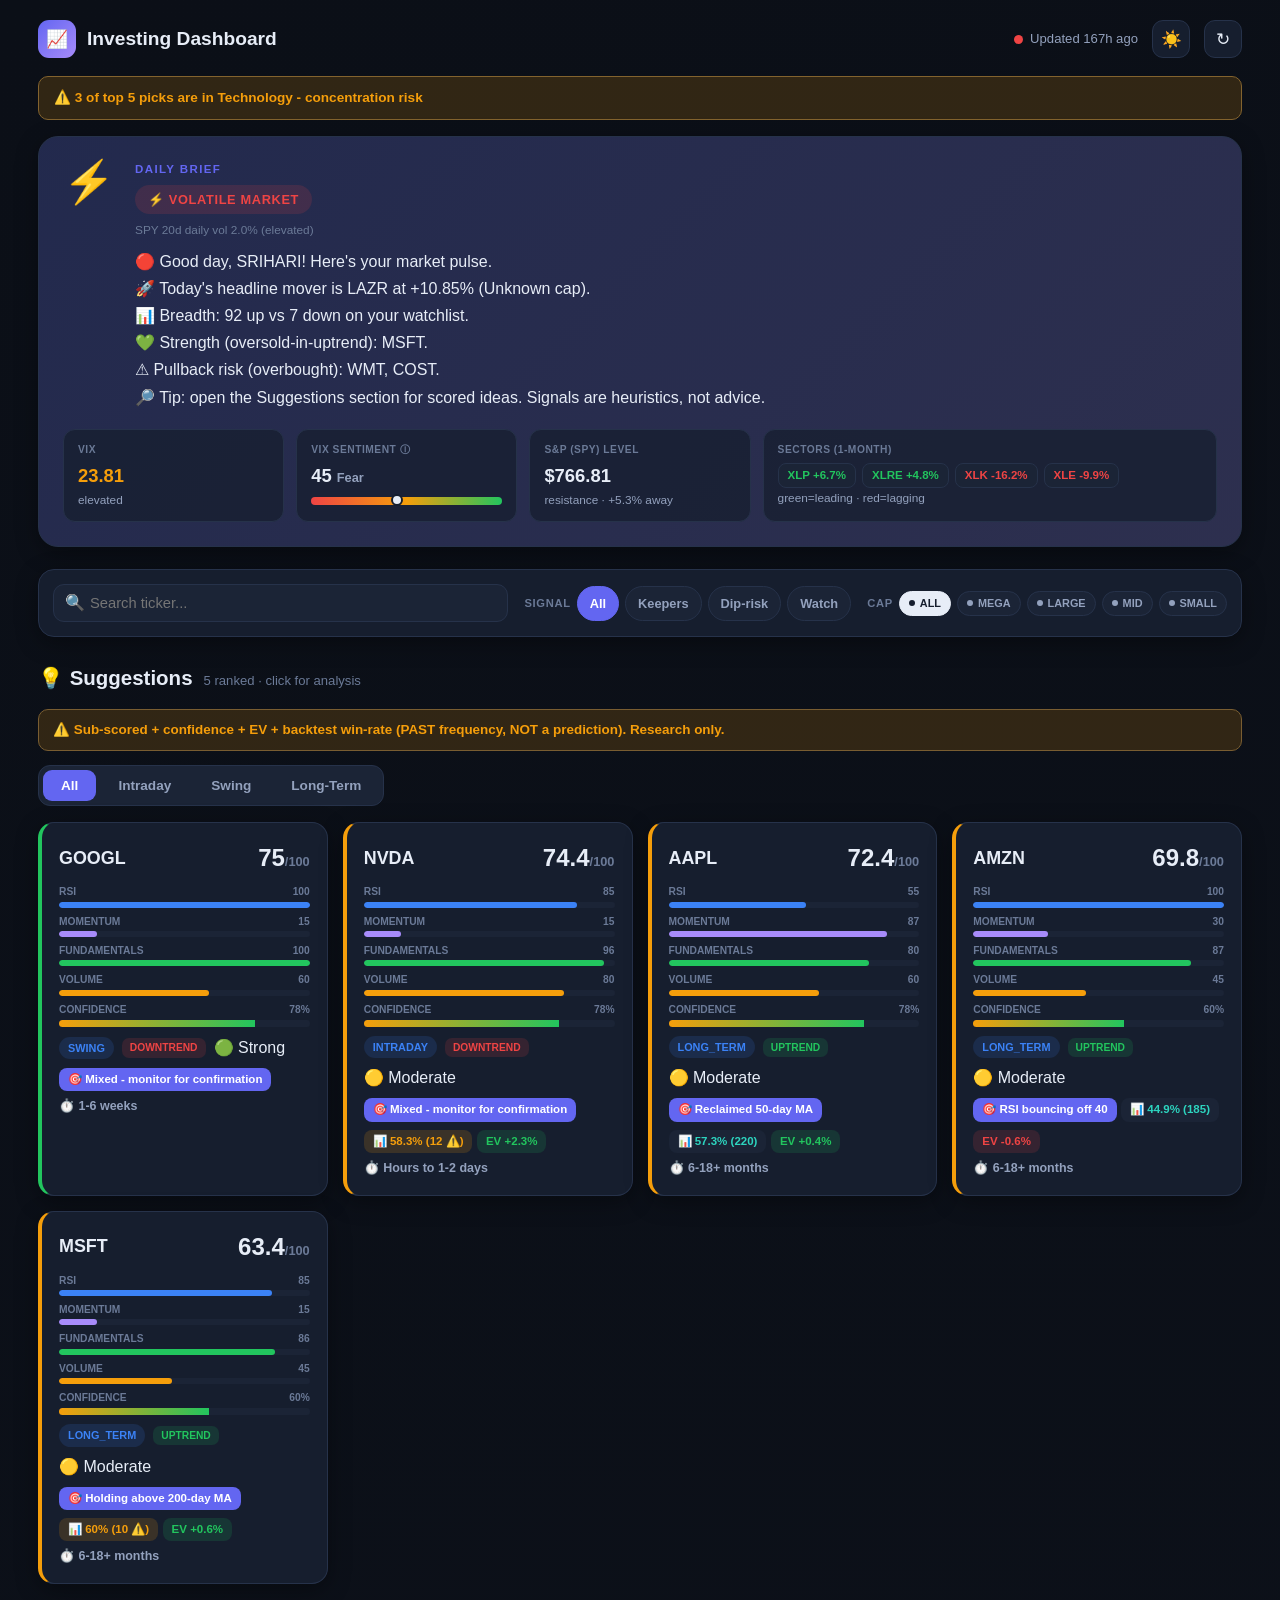
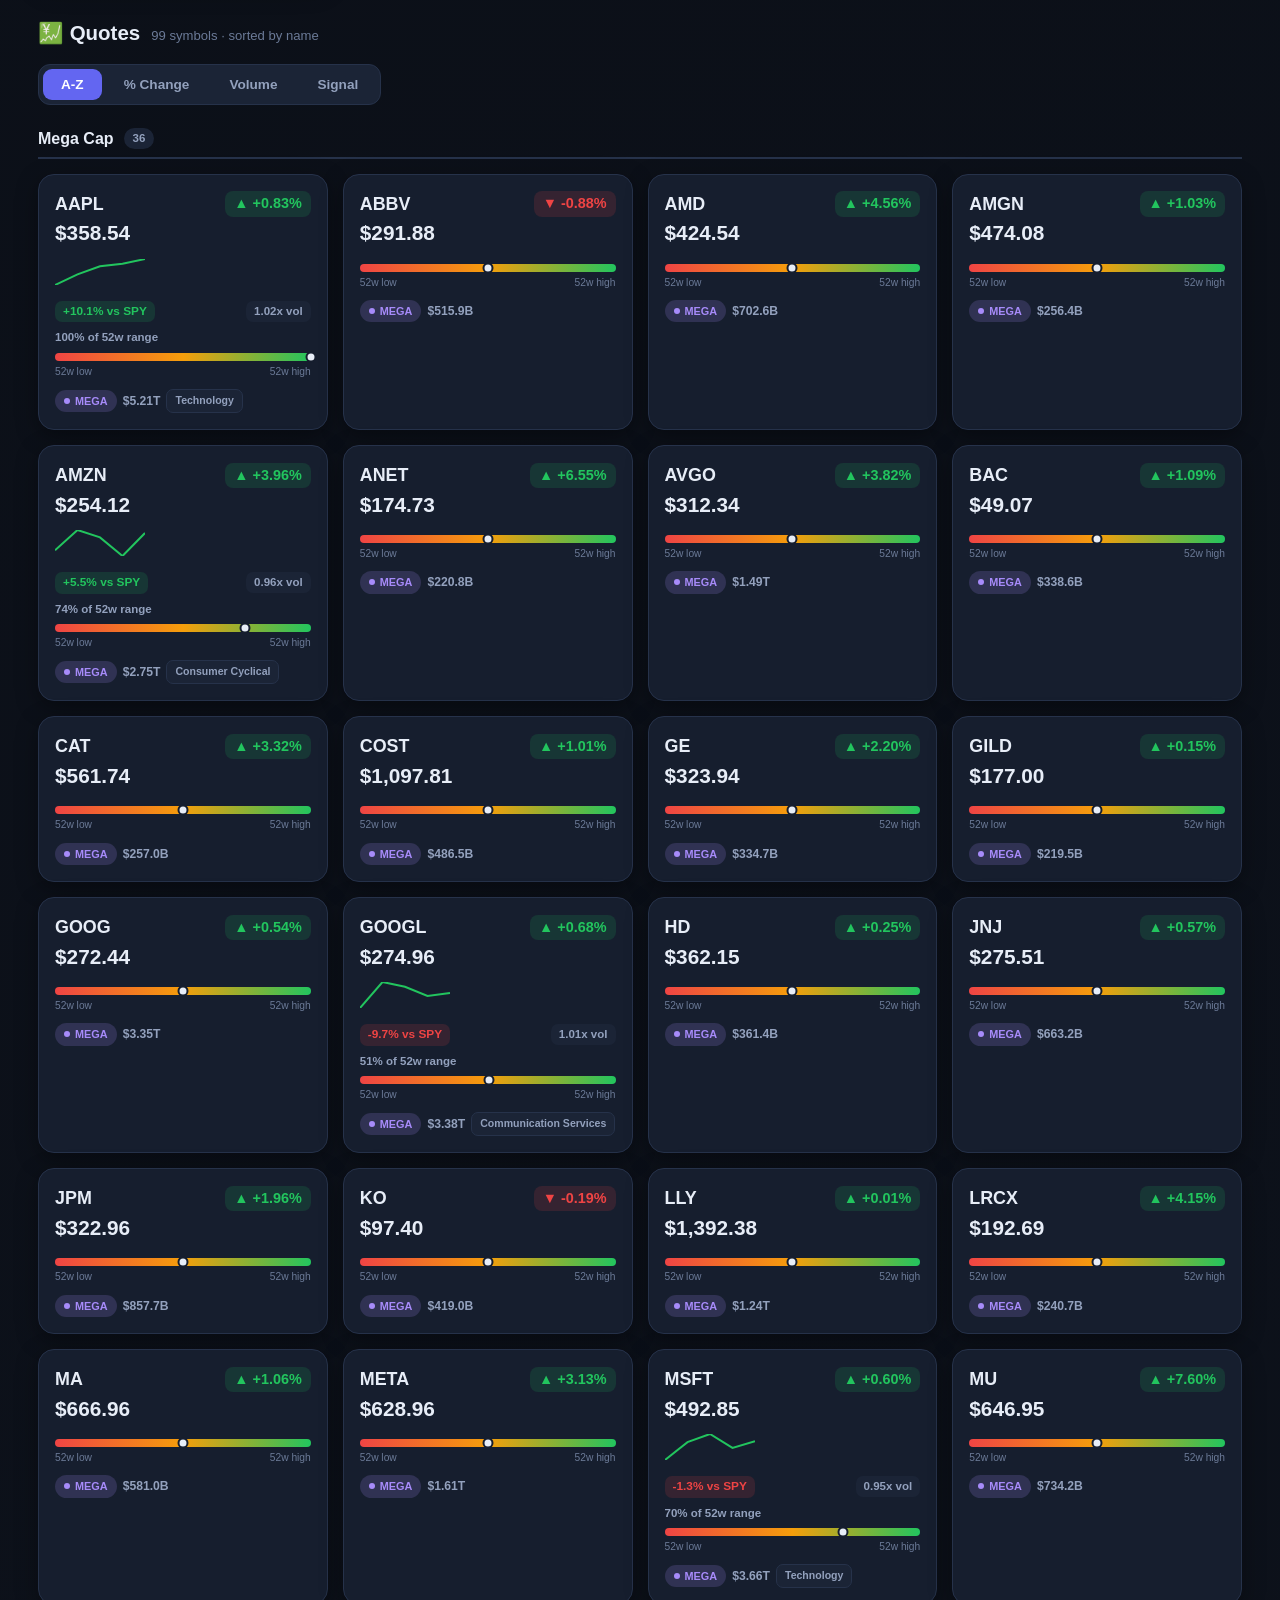
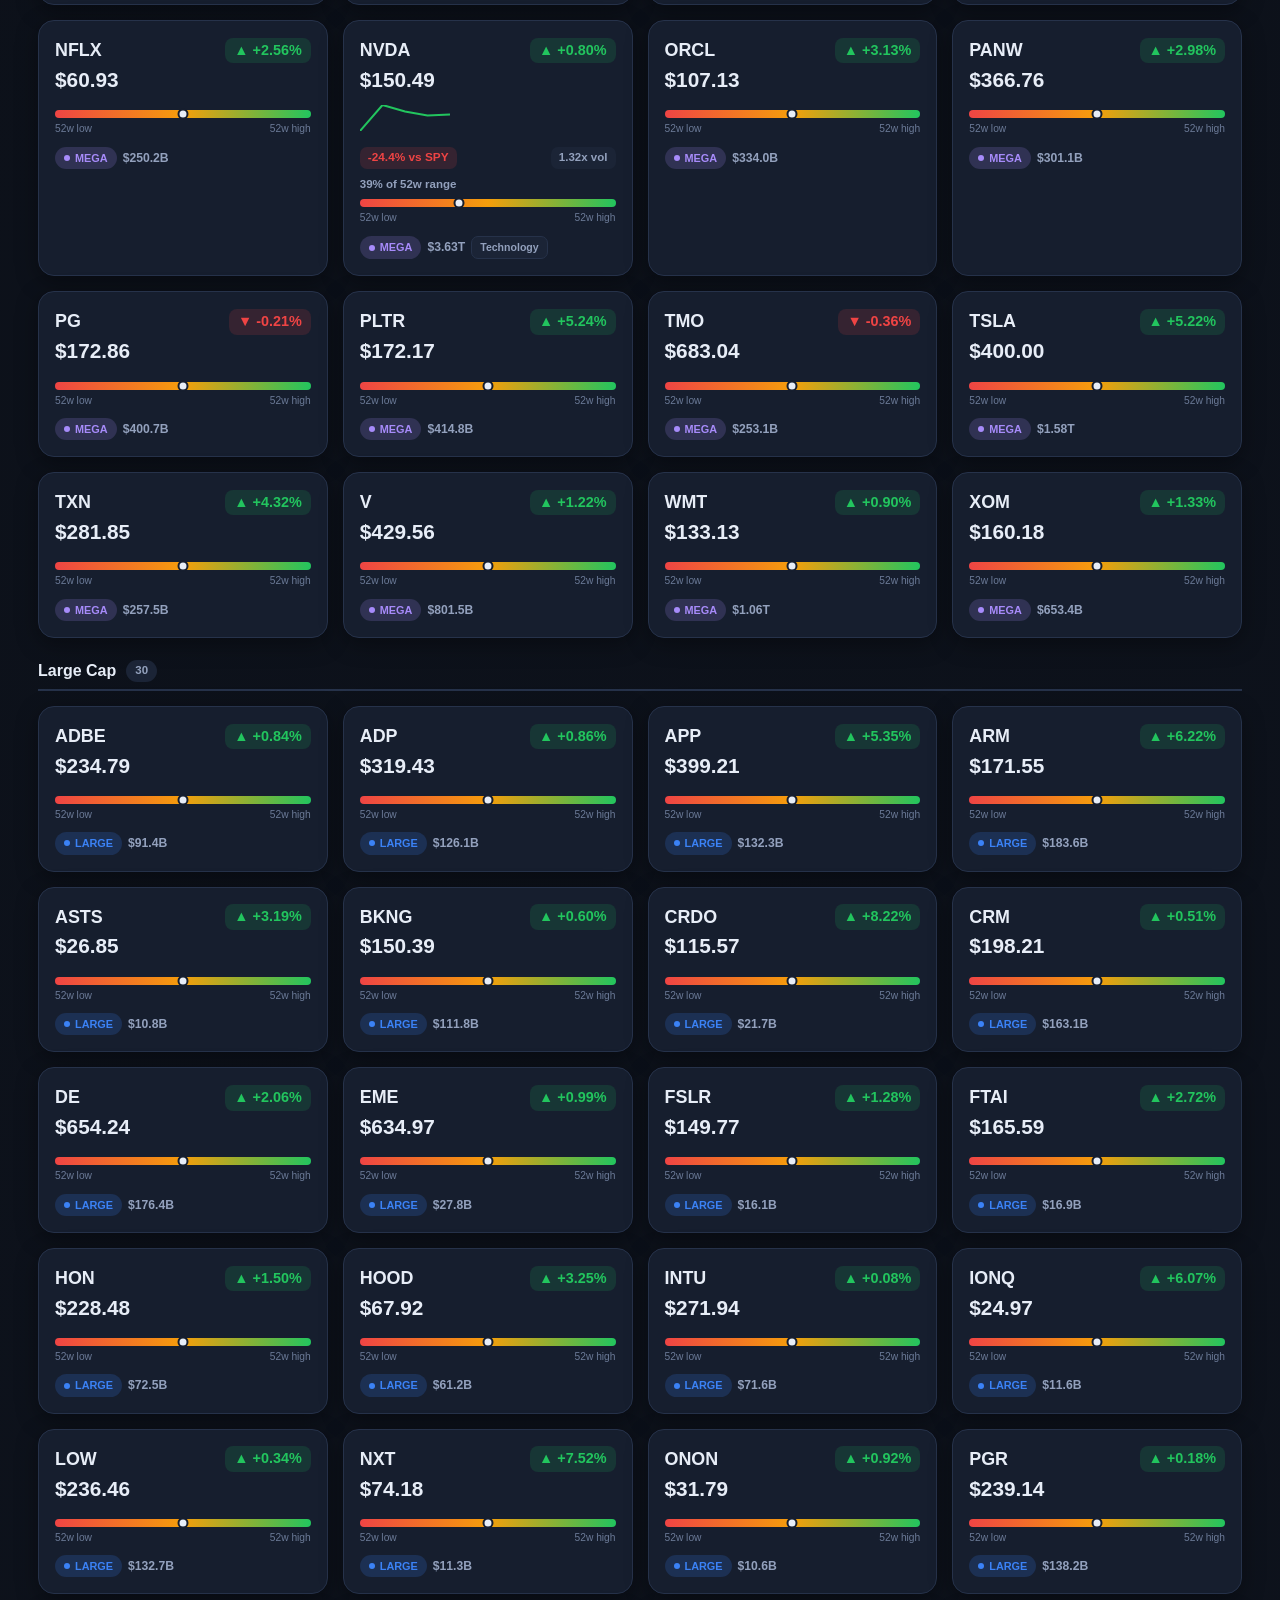
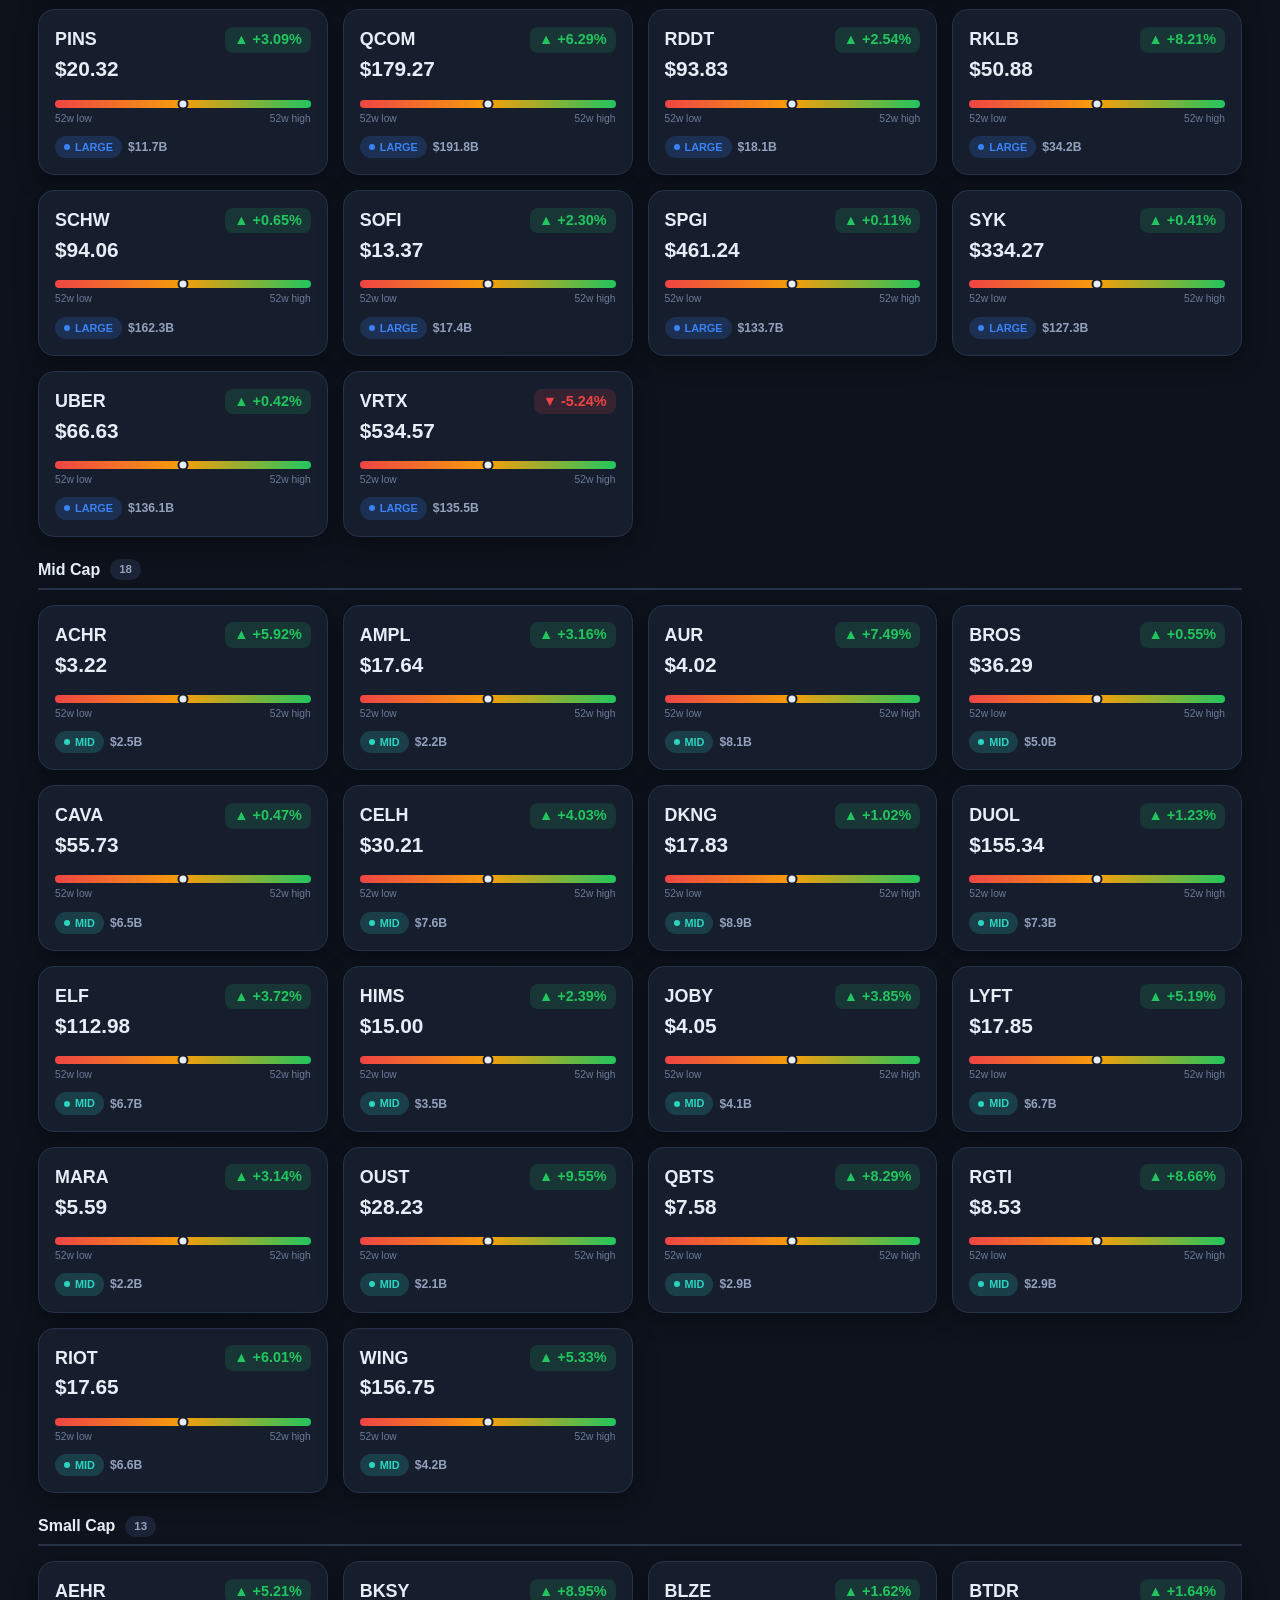
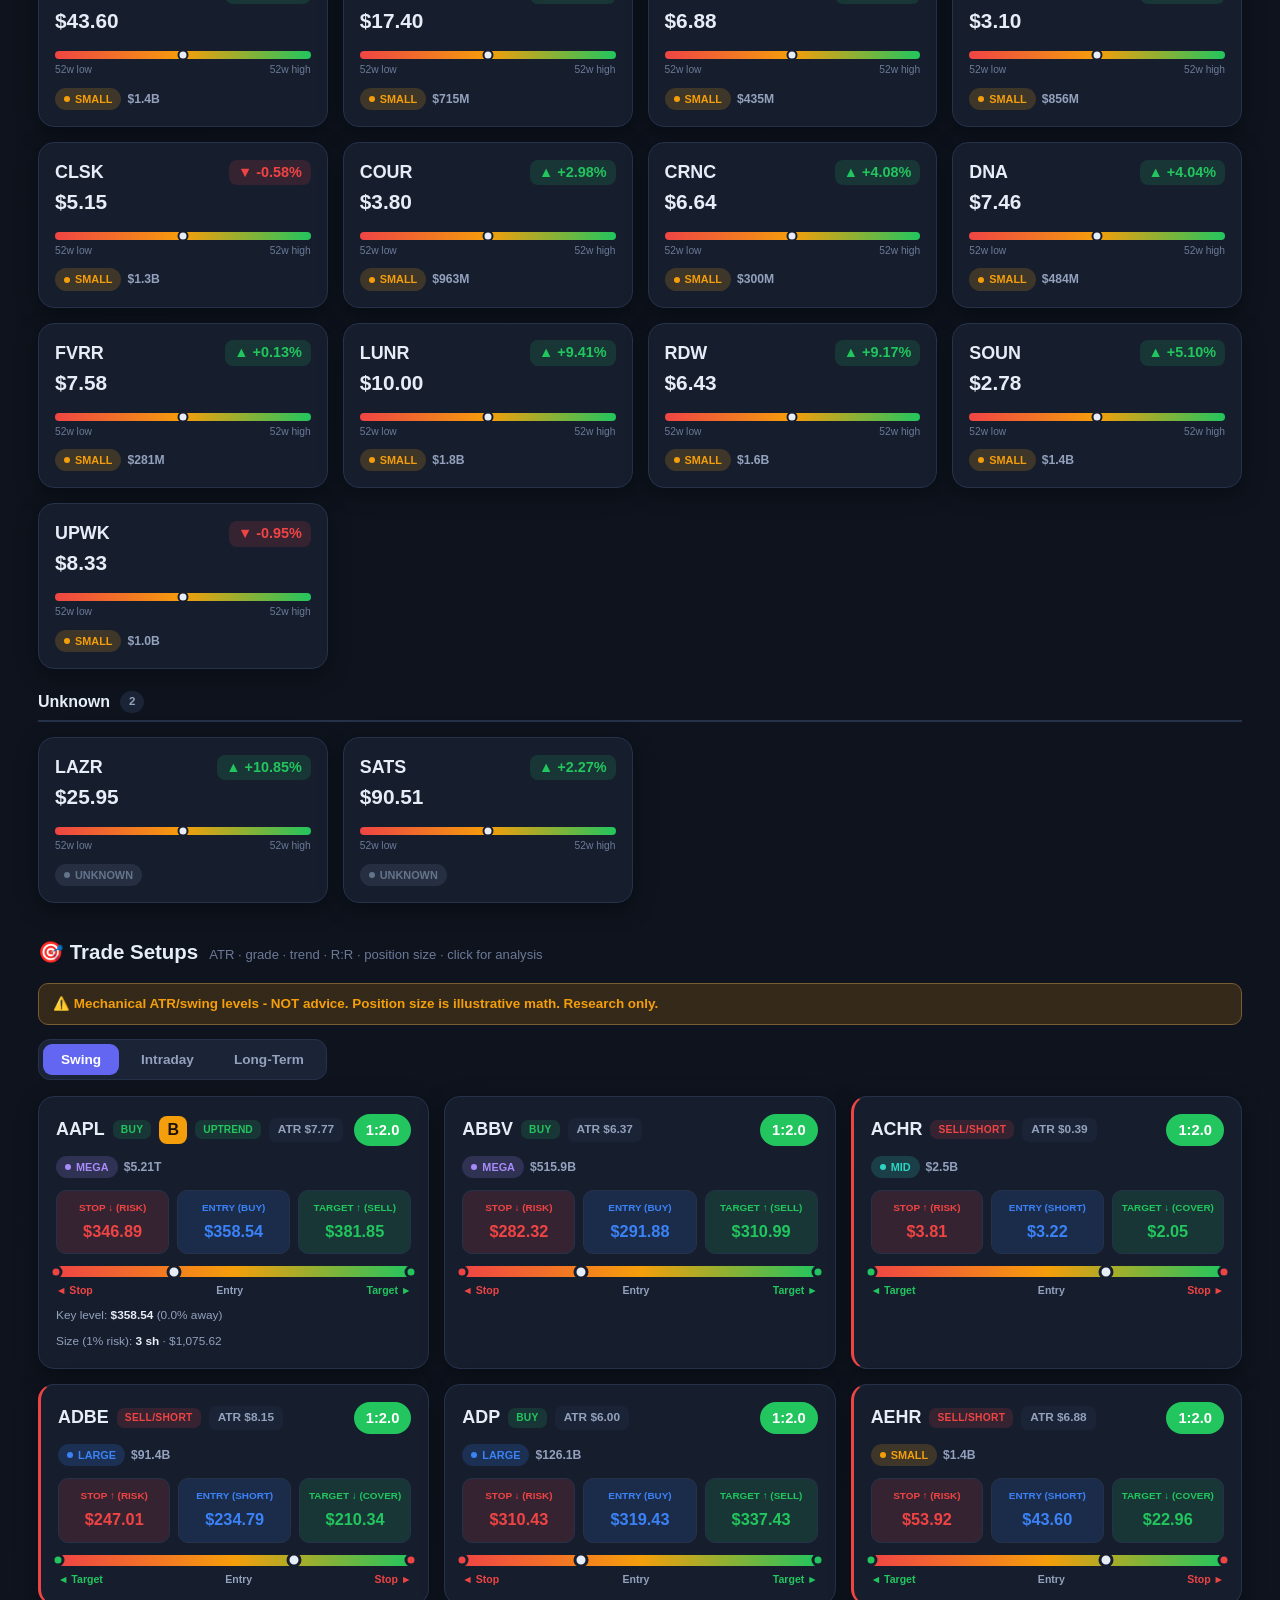
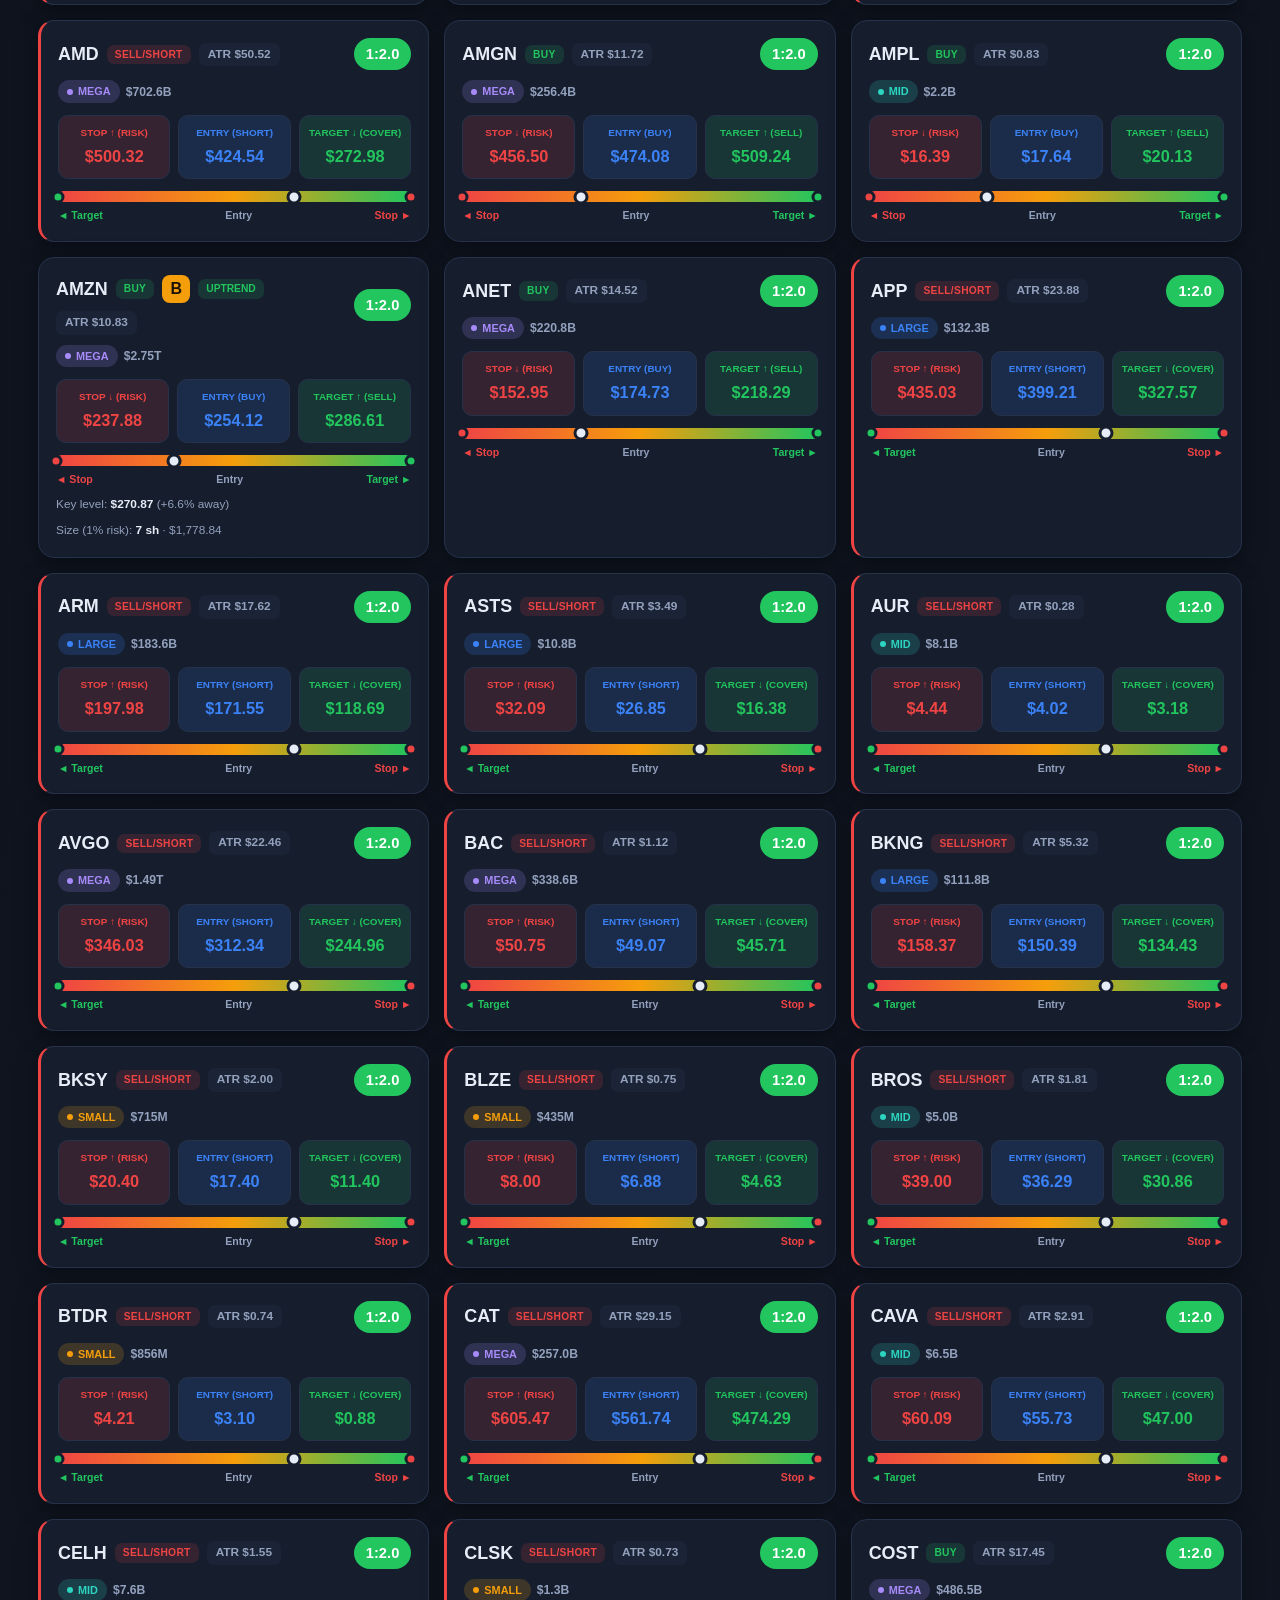
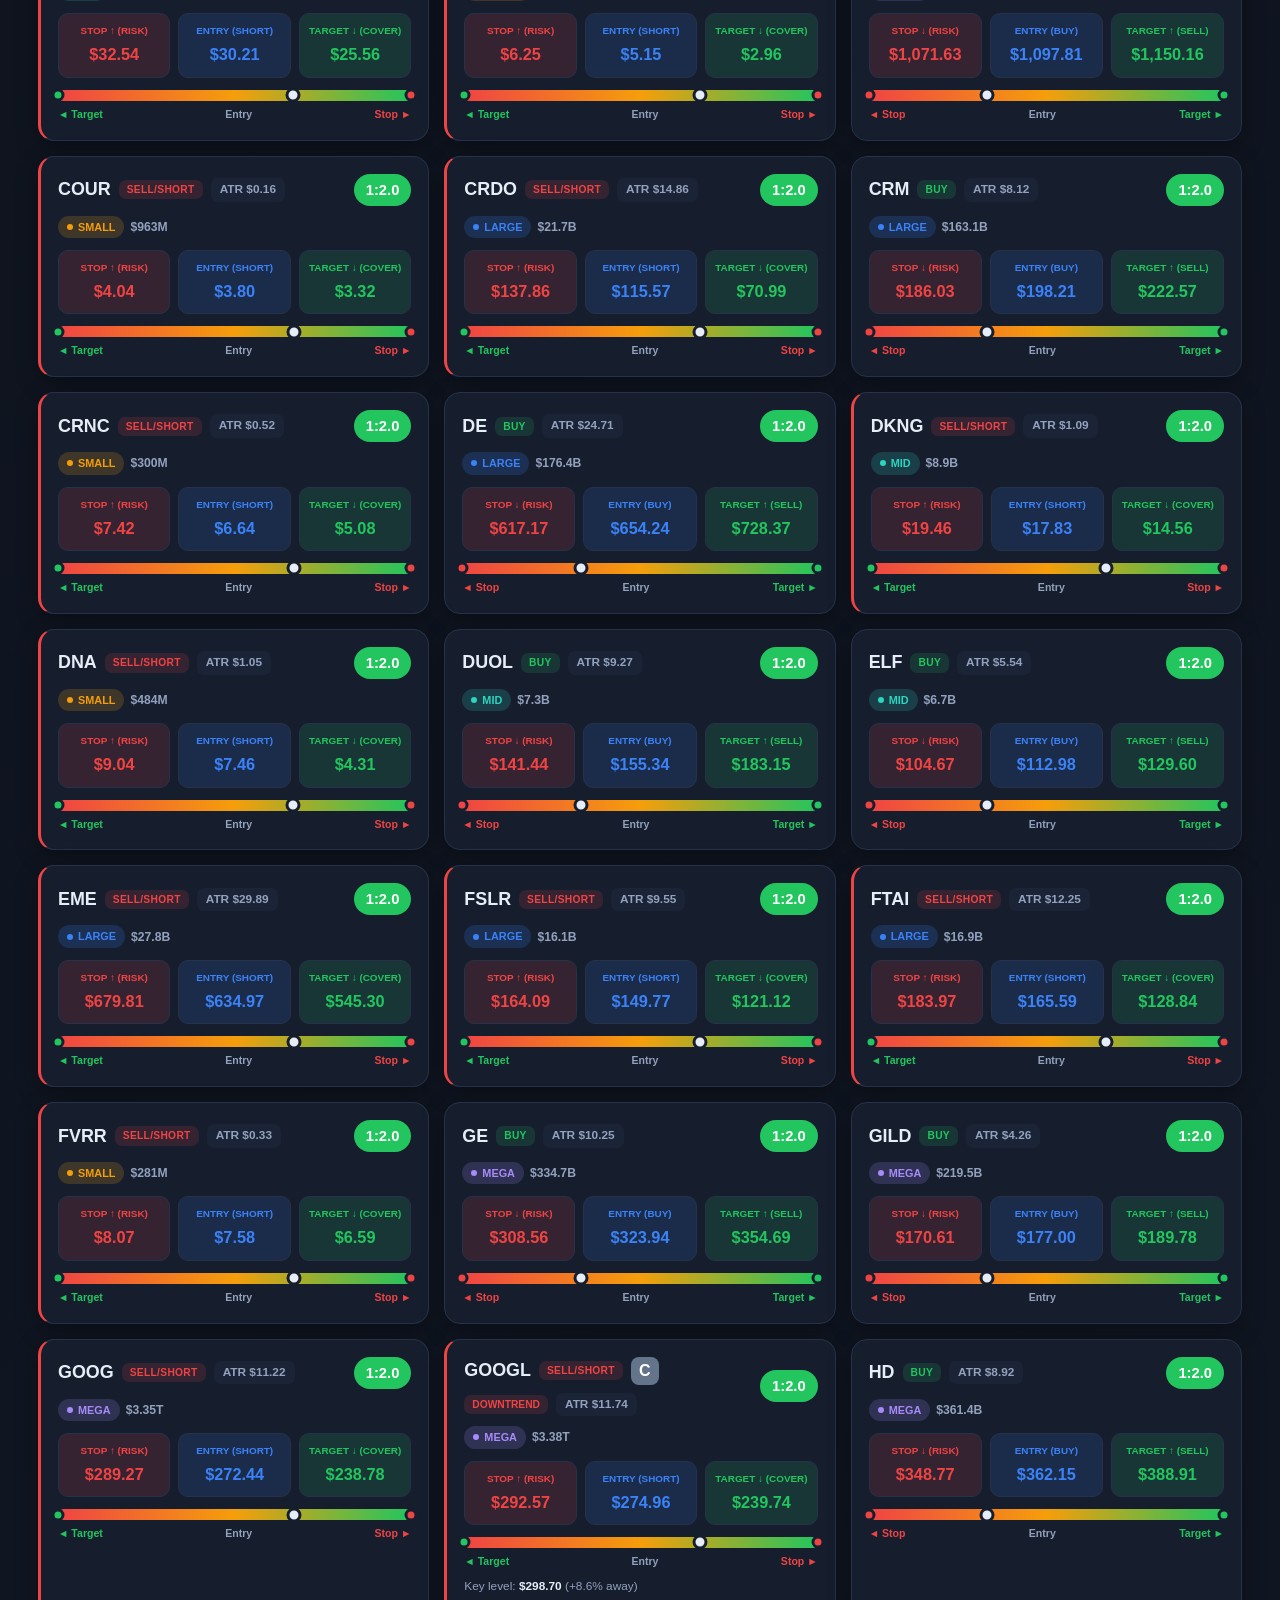
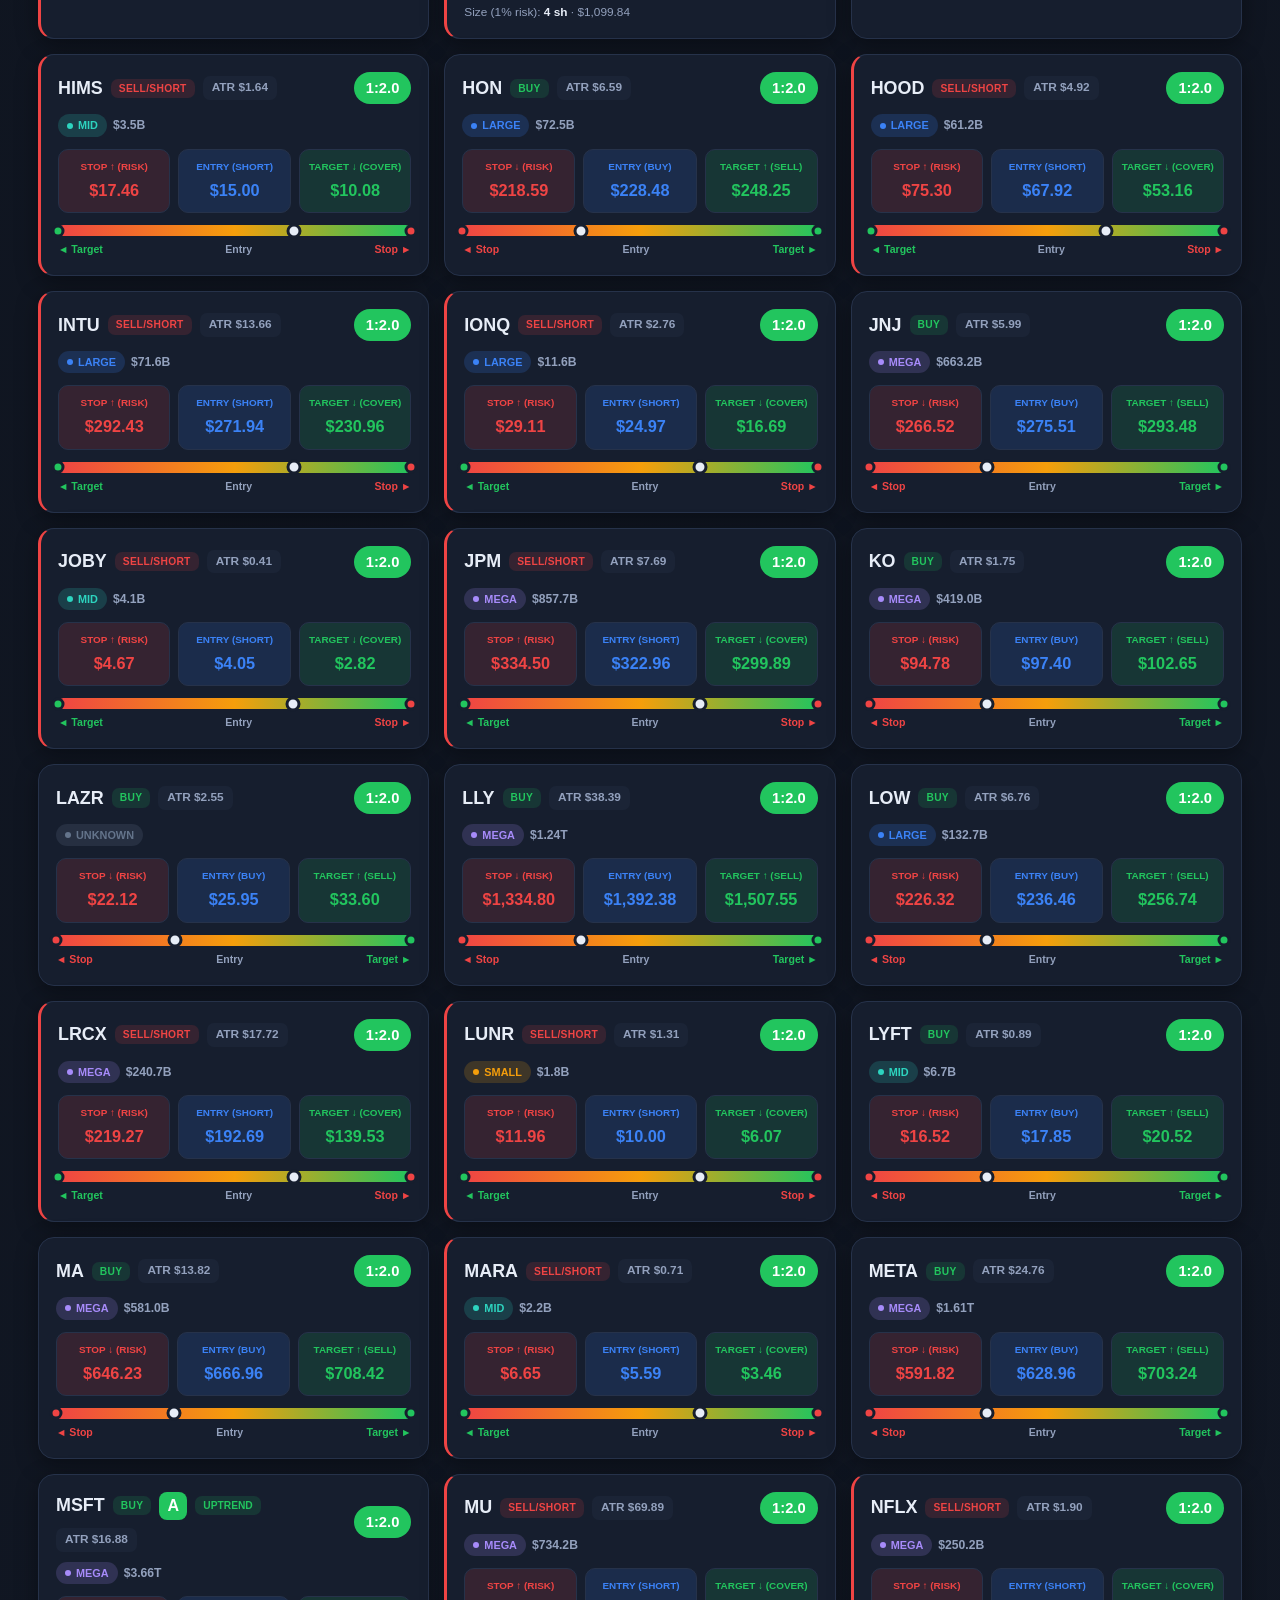
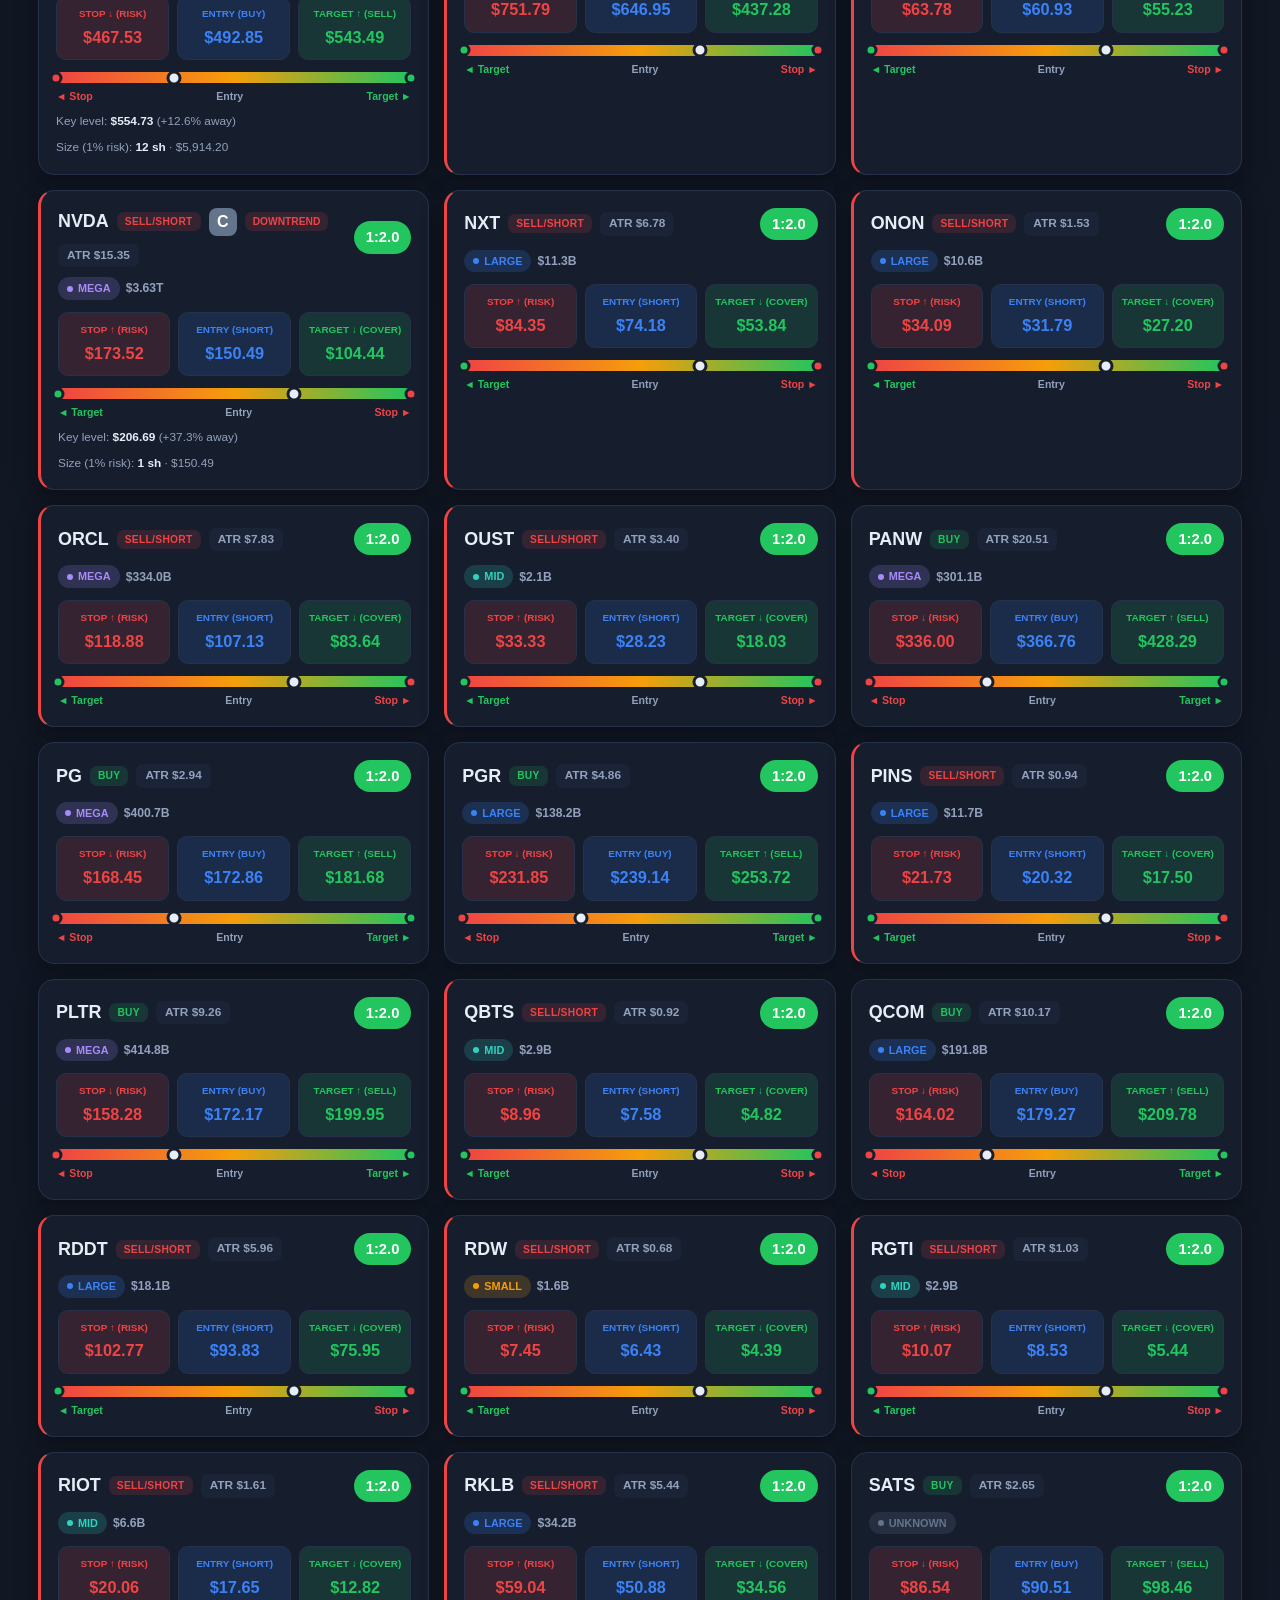
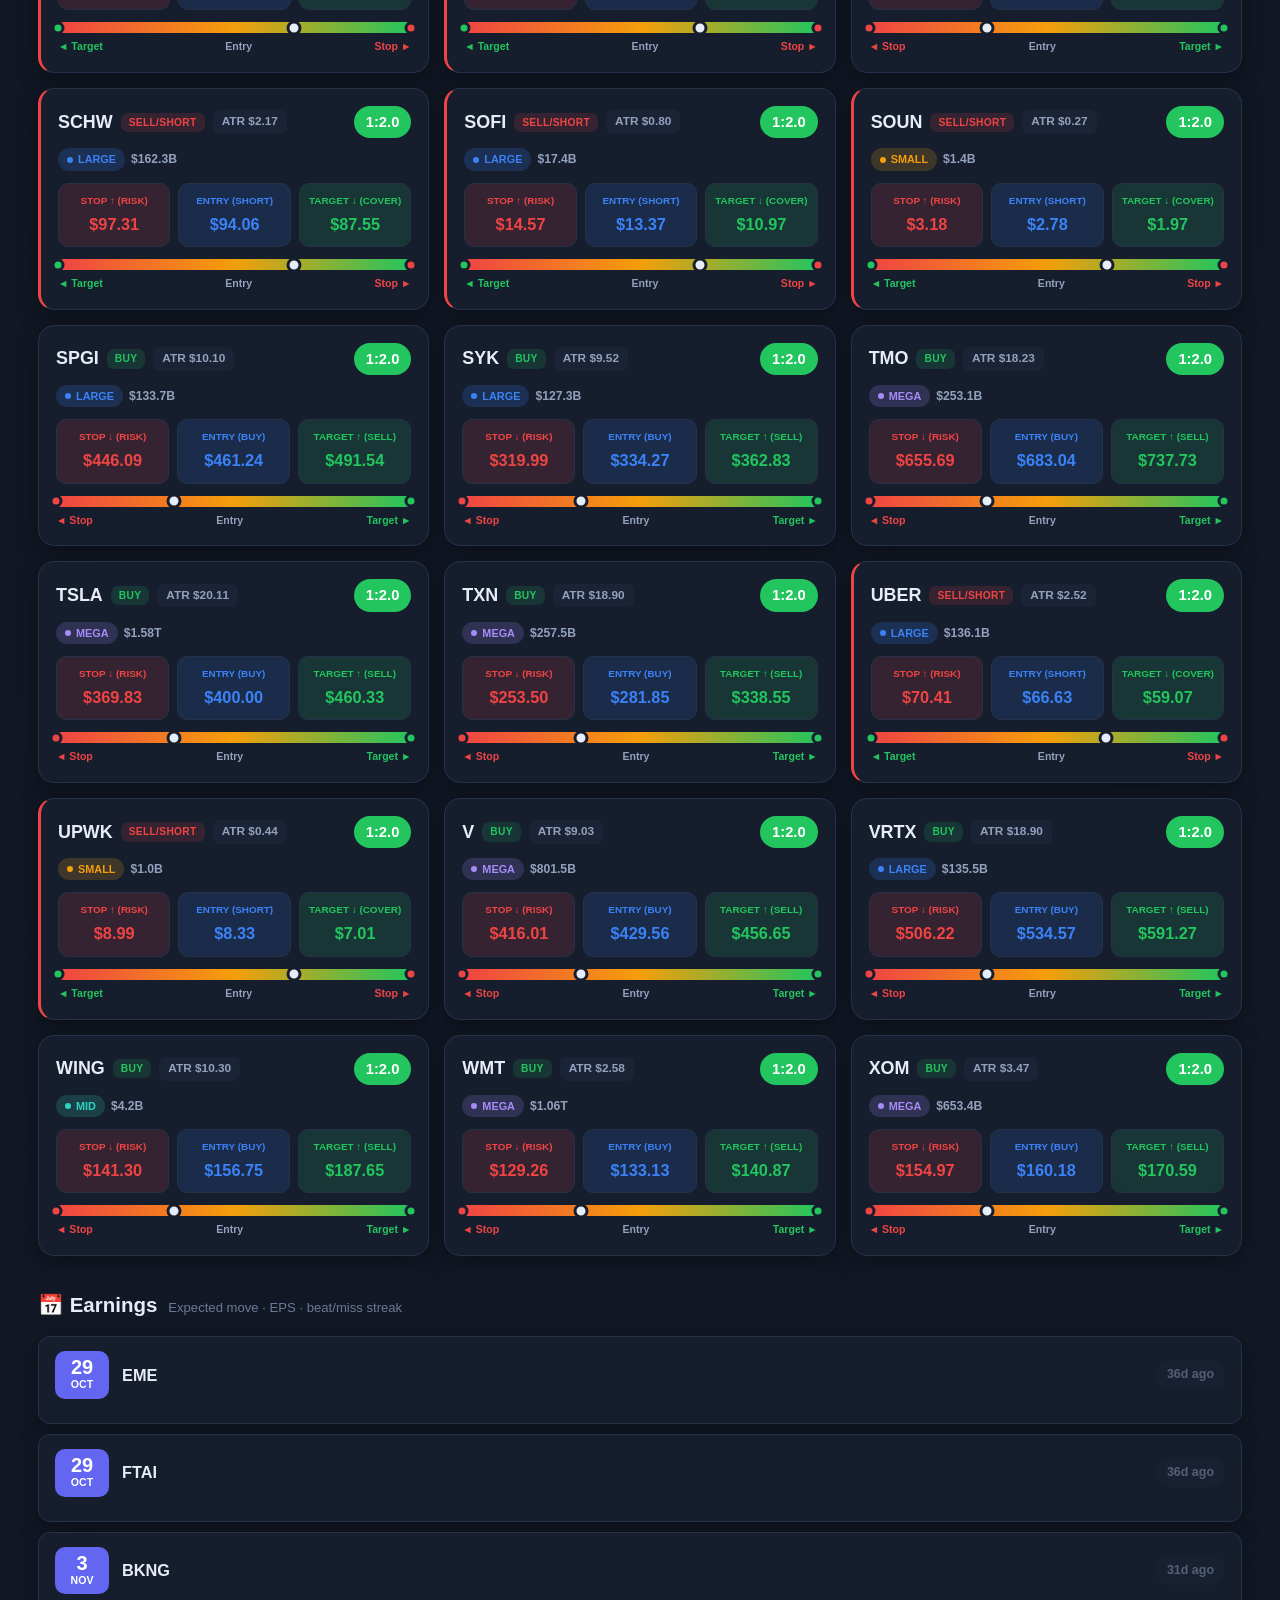
<file: index.html>
<!DOCTYPE html>
<html lang="en">
<head>
<meta charset="UTF-8">
<meta name="viewport" content="width=device-width, initial-scale=1.0">
<link rel="icon" href="data:,">
<title>Investing Dashboard</title>
<link rel="stylesheet" href="style.css">
</head>
<body>
<div class="wrap">
  <div class="topbar">
    <div class="brand"><span class="logo">📈</span><span>Investing Dashboard</span></div>
    <div class="spacer"></div>
    <div class="fresh"><span class="dot" id="fd"></span><span id="ft">Loading...</span></div>
    <button class="ibtn" id="theme">🌙</button>
    <button class="ibtn" id="refresh">↻</button>
  </div>

  <div id="err"></div>
  <div id="concBanner"></div>

  <section class="hero">
    <div class="hero-top">
      <div class="mood" id="mood">🧭</div>
      <div class="htext">
        <div class="hlabel">Daily Brief</div>
        <div id="regime"></div>
        <div class="brief" id="brief">Loading...</div>
      </div>
    </div>
    <div class="mkt" id="mkt"></div>
  </section>

  <div class="ctrl">
    <div class="search"><span class="si">🔍</span><input id="srch" placeholder="Search ticker..." autocomplete="off"></div>
    <div class="cg"><span class="cl">Signal</span>
      <span class="fchip active" data-sig="all">All</span>
      <span class="fchip" data-sig="keeper">Keepers</span>
      <span class="fchip" data-sig="dip-risk">Dip-risk</span>
      <span class="fchip" data-sig="watch">Watch</span></div>
    <div class="cg"><span class="cl">Cap</span>
      <span class="fchip cap active" data-cap="all">All</span>
      <span class="fchip cap" data-cap="Mega">Mega</span>
      <span class="fchip cap" data-cap="Large">Large</span>
      <span class="fchip cap" data-cap="Mid">Mid</span>
      <span class="fchip cap" data-cap="Small">Small</span></div>
  </div>

  <section class="section">
    <div class="sh"><h2>💡 Suggestions</h2><span class="sub" id="sugSub"></span></div>
    <div class="tdisc">⚠️ Sub-scored + confidence + EV + backtest win-rate (PAST frequency, NOT a prediction). Research only.</div>
    <div class="ttabs" id="sugTabs">
      <button class="ttab active" data-shz="all">All</button>
      <button class="ttab" data-shz="intraday">Intraday</button>
      <button class="ttab" data-shz="swing">Swing</button>
      <button class="ttab" data-shz="long_term">Long-Term</button>
    </div>
    <div class="grid" id="sugGrid"></div>
  </section>

  <section class="section">
    <div class="sh"><h2>💹 Quotes</h2><span class="sub" id="qSub"></span></div>
    <div class="ttabs" id="qSortTabs">
      <button class="ttab active" data-sort="name">A-Z</button>
      <button class="ttab" data-sort="change">% Change</button>
      <button class="ttab" data-sort="vol">Volume</button>
      <button class="ttab" data-sort="signal">Signal</button>
    </div>
    <div class="grid" id="qGrid"></div>
  </section>

  <section class="section">
    <div class="sh"><h2>🎯 Trade Setups</h2><span class="sub">ATR · grade · trend · R:R · position size · click for analysis</span></div>
    <div class="tdisc">⚠️ Mechanical ATR/swing levels - NOT advice. Position size is illustrative math. Research only.</div>
    <div class="ttabs" id="trTabs">
      <button class="ttab active" data-bk="swing">Swing</button>
      <button class="ttab" data-bk="intraday">Intraday</button>
      <button class="ttab" data-bk="long_term">Long-Term</button>
    </div>
    <div class="tgrid" id="trGrid"></div>
  </section>

  <section class="section">
    <div class="sh"><h2>📅 Earnings</h2><span class="sub">Expected move · EPS · beat/miss streak</span></div>
    <div class="tl" id="eList"></div>
  </section>

  <section class="section" id="newsSection">
    <div class="sh"><h2>📰 News &amp; Filings</h2></div>
    <div class="ttabs" id="nTabs">
      <button class="ttab active" data-nt="news">News</button>
      <button class="ttab" data-nt="filings">SEC Filings</button>
    </div>
    <div class="news" id="nList"></div>
  </section>

  <div class="disc">⚠️ Not financial advice. Sentiment = crude keyword heuristic (NOT AI). VIX Sentiment = VIX-only (not CNN's Fear&amp;Greed). EV &amp; backtest win-rate = past frequency, NOT a prediction. Position sizing is illustrative. Research only.</div>
</div>

<div class="mbg" id="mbg">
  <div class="modal">
    <div class="mhead">
      <div><div class="mt" id="mTitle">—</div><div class="msub" id="mSub"></div></div>
      <button class="mclose" id="mClose">✕</button>
    </div>
    <div class="mbody" id="mBody"></div>
  </div>
</div>

<script src="app.js"></script>
</body>
</html>
</file>
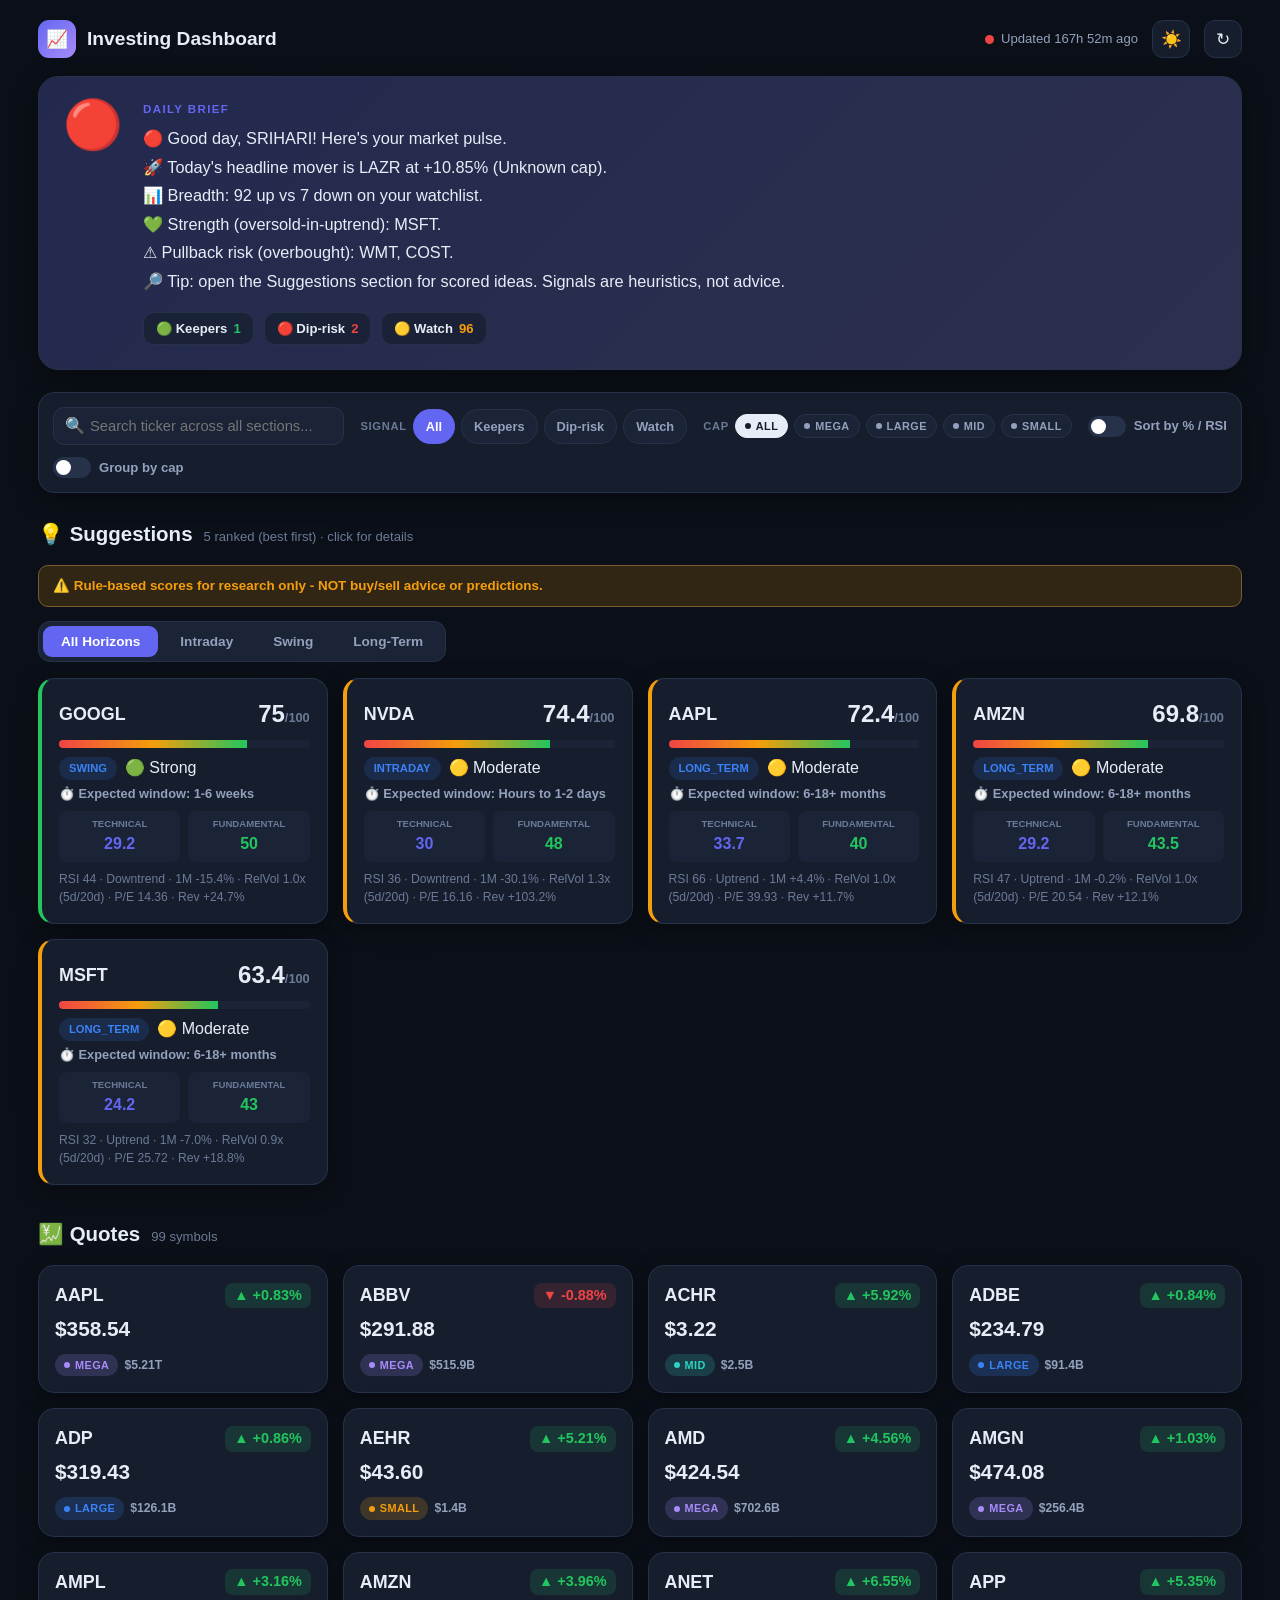
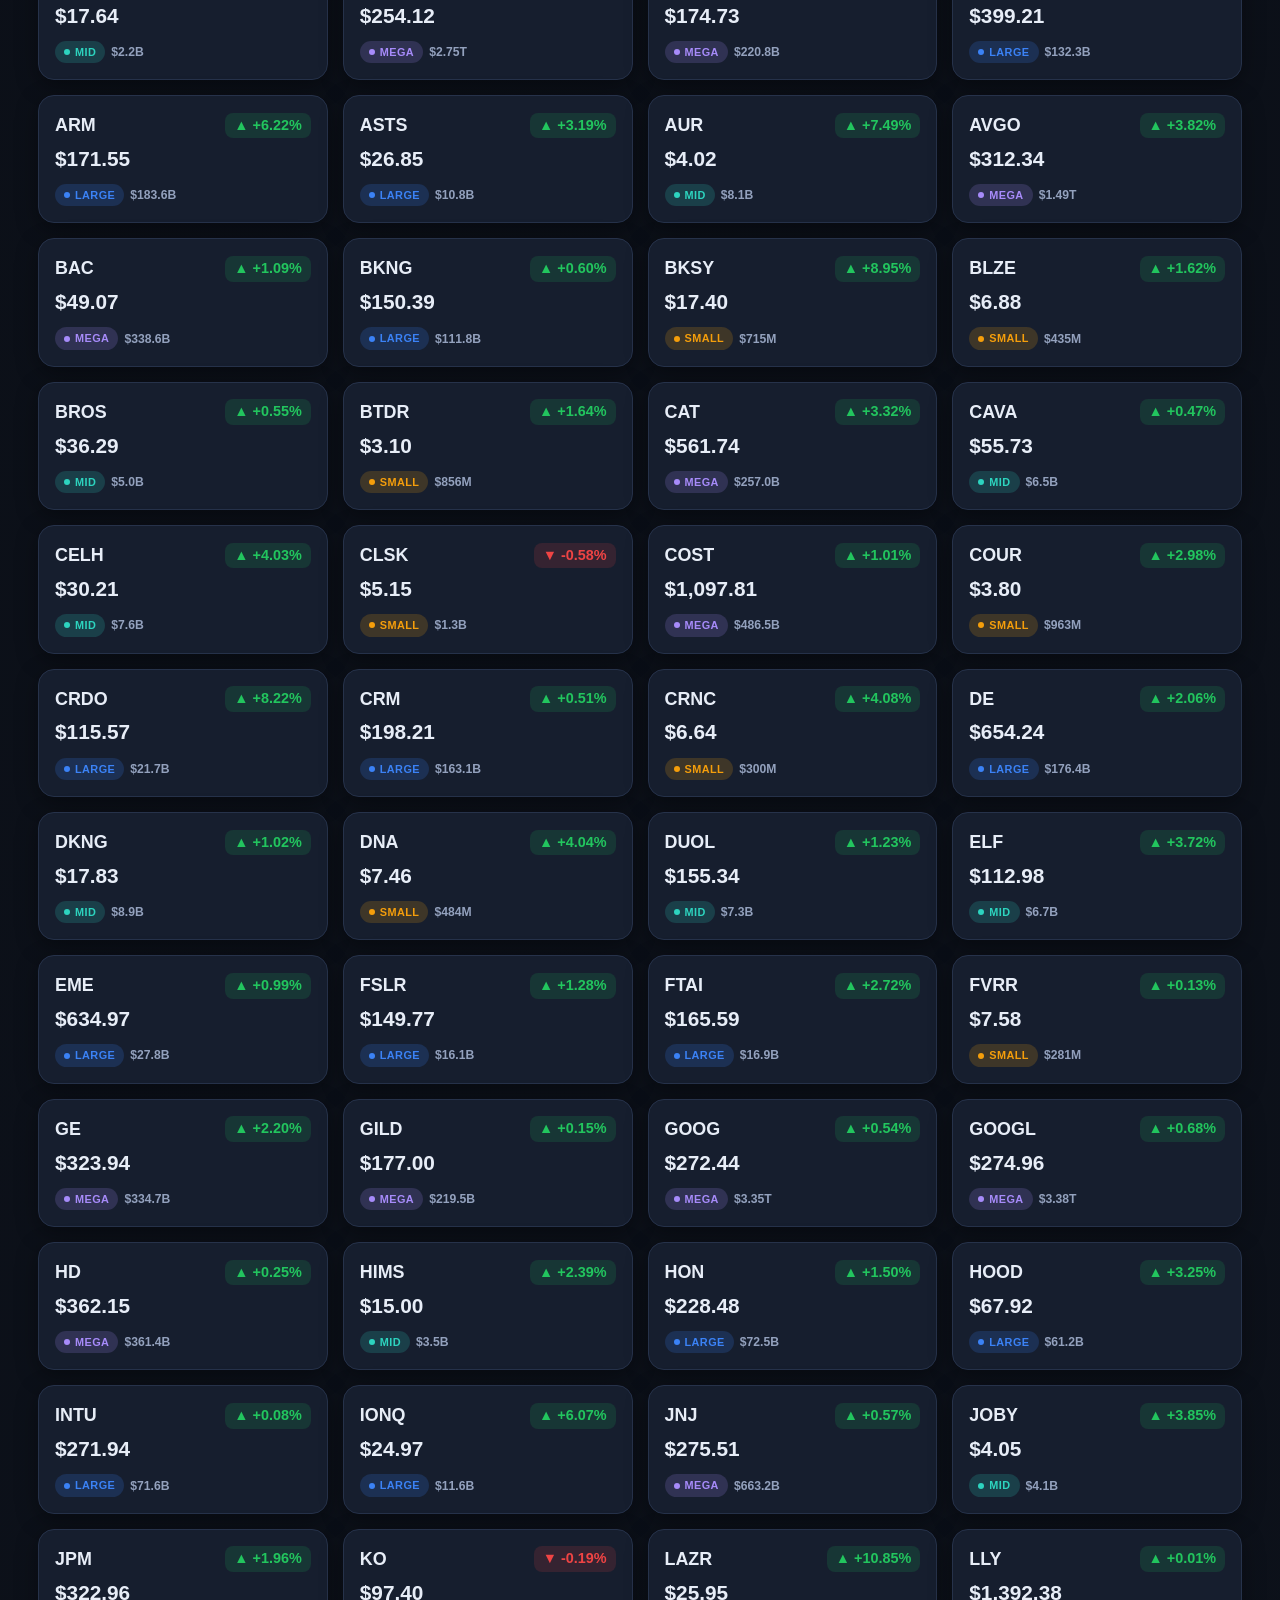
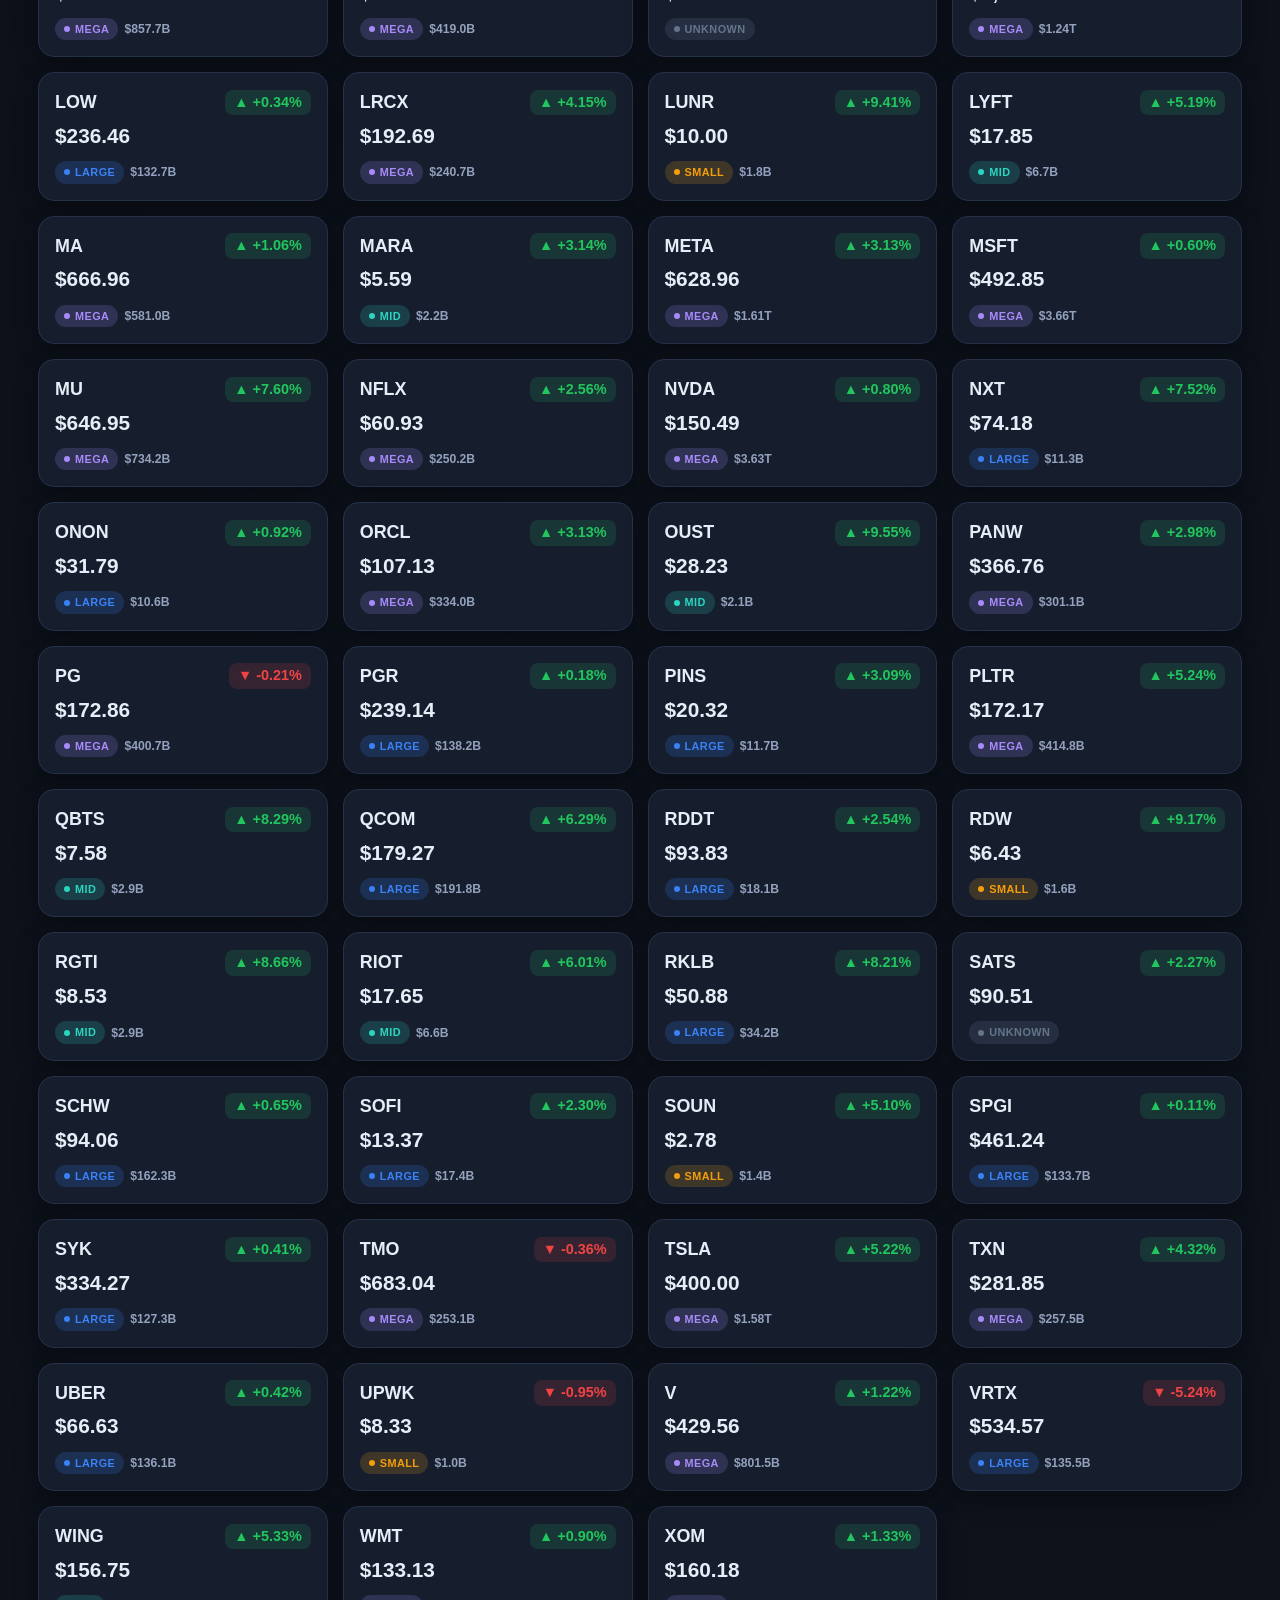
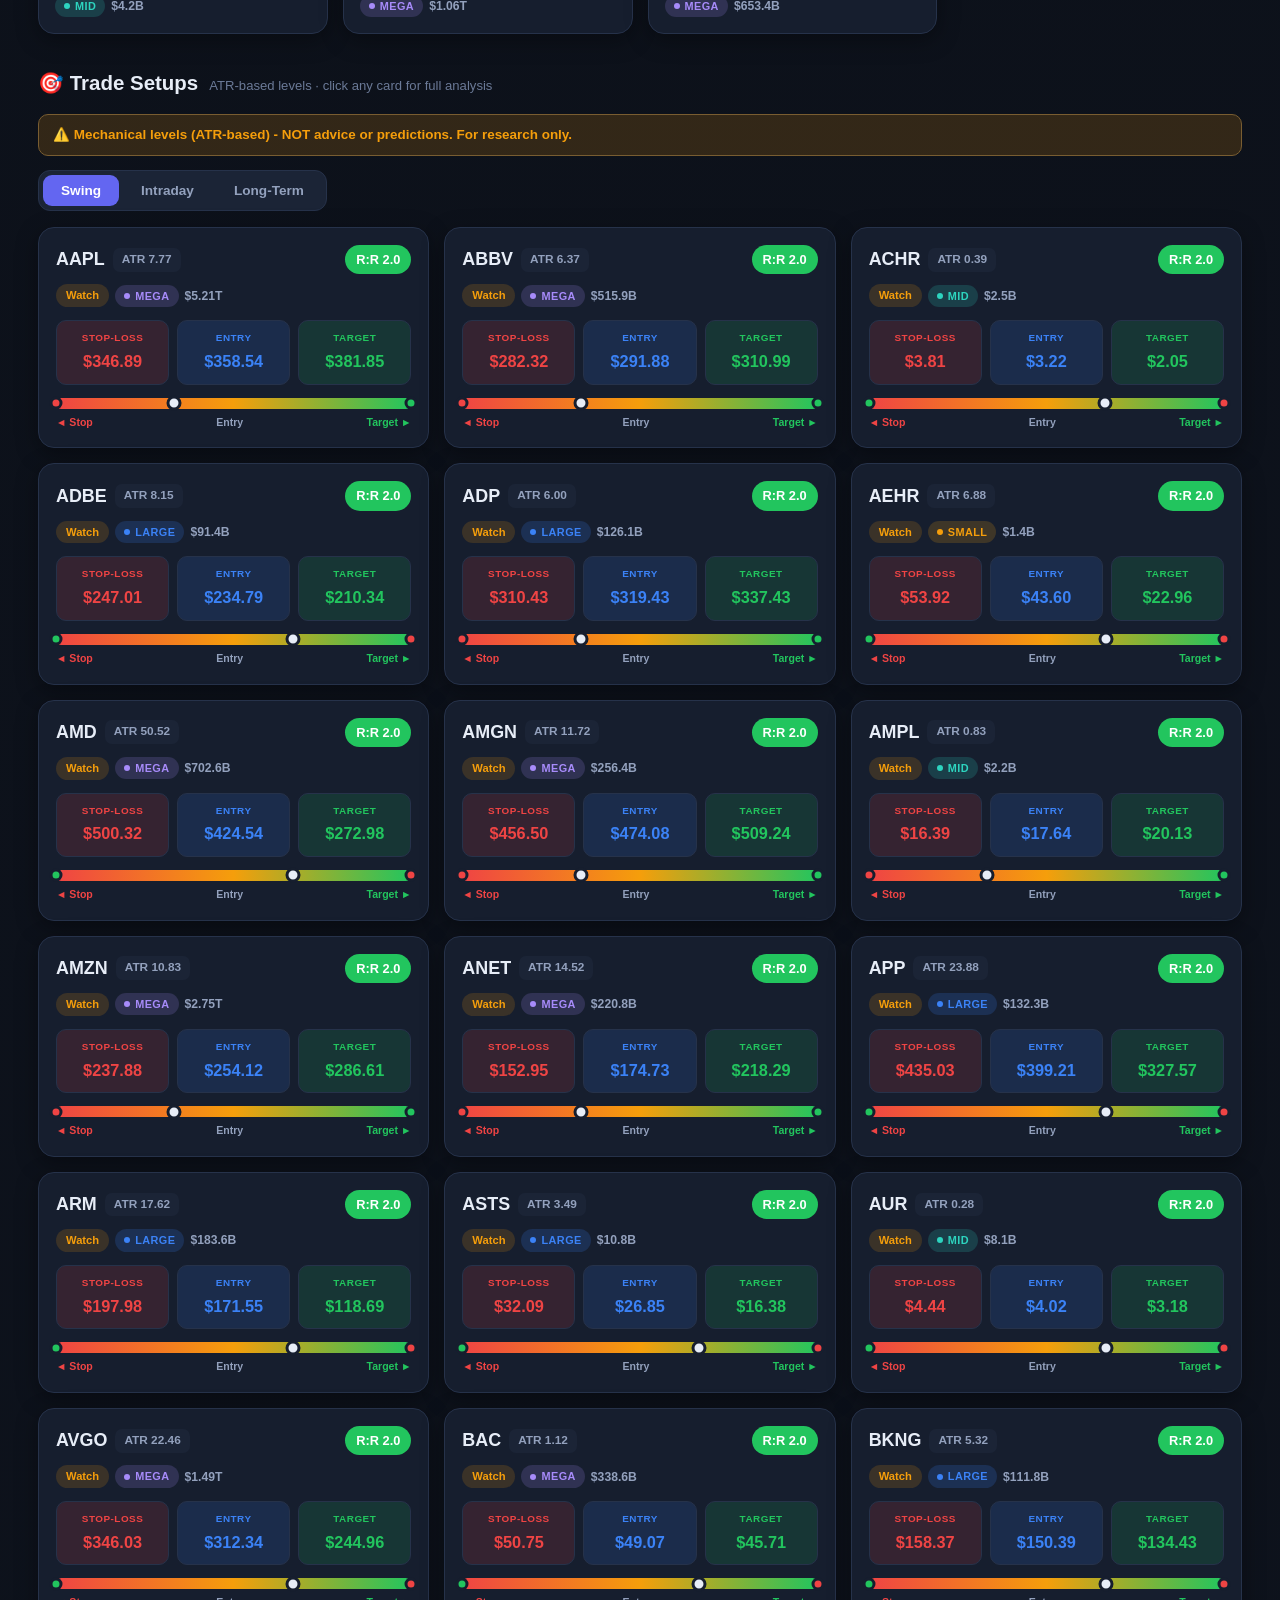
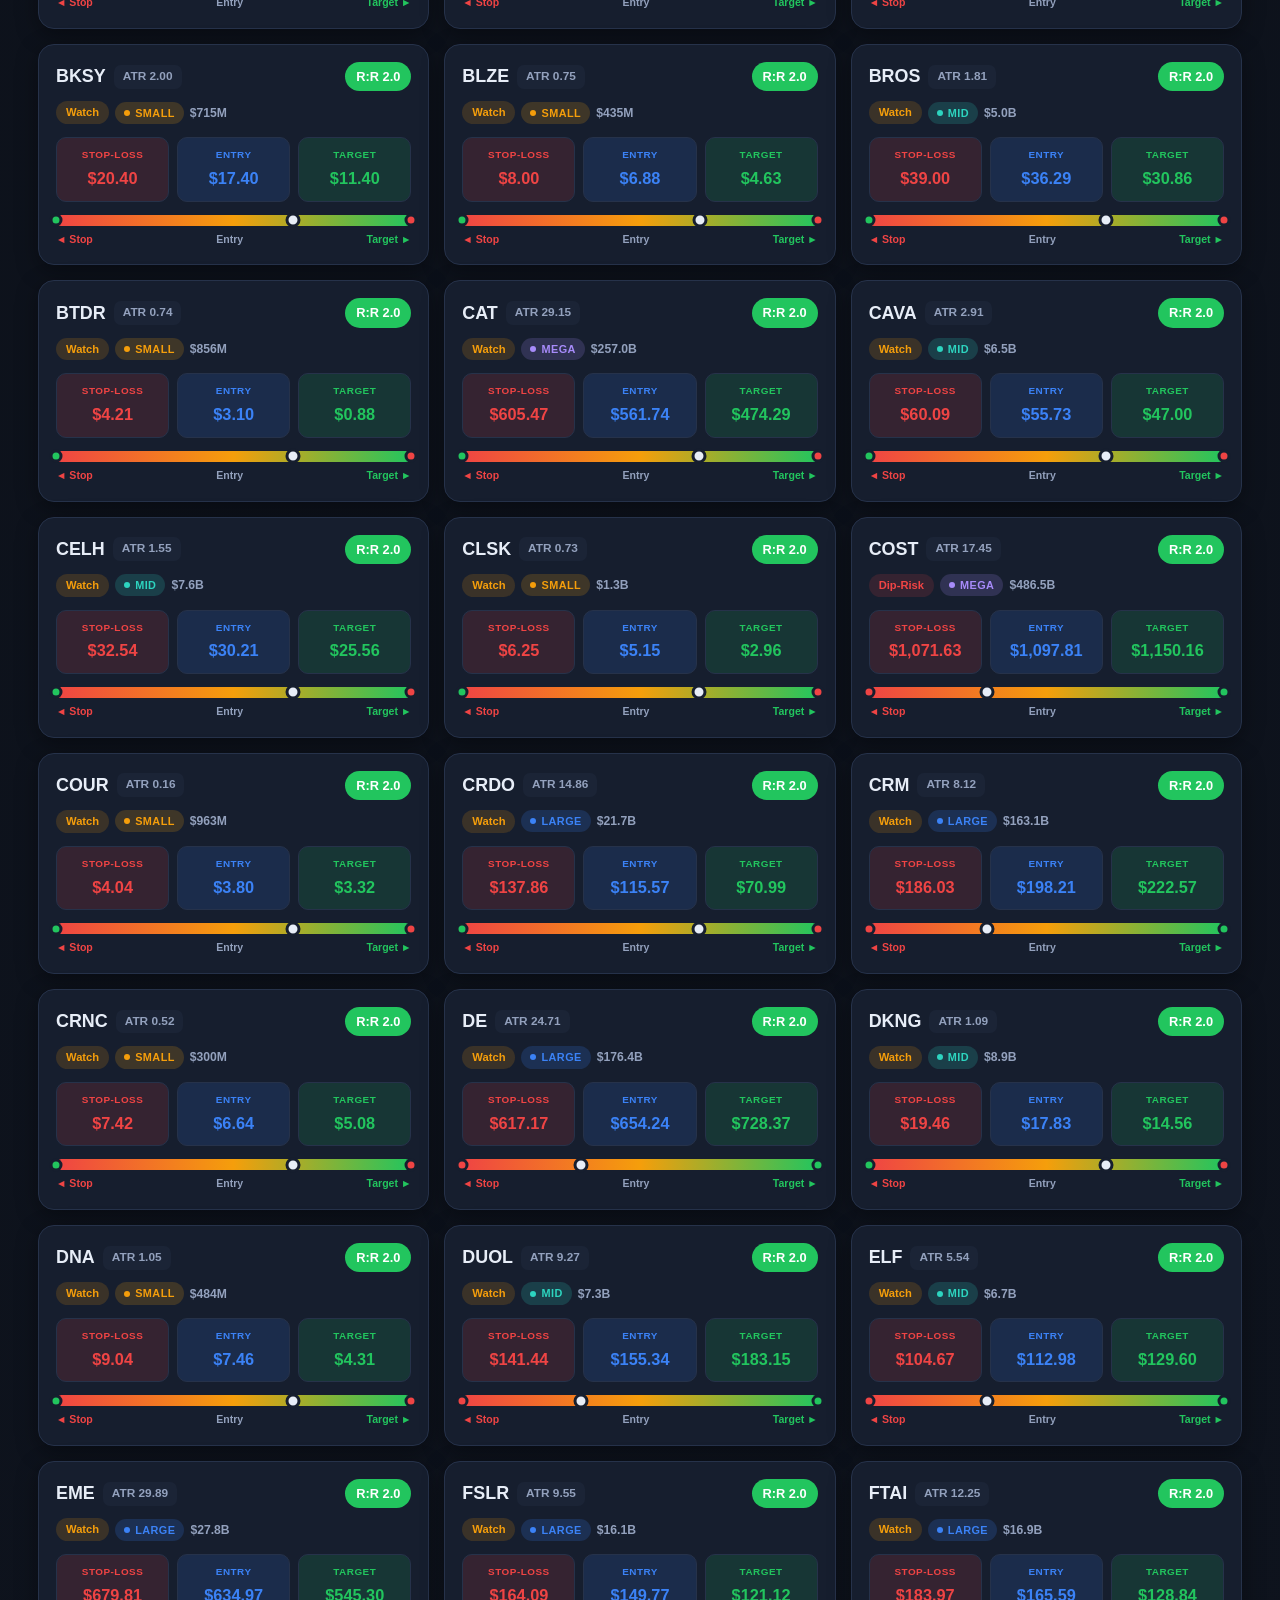
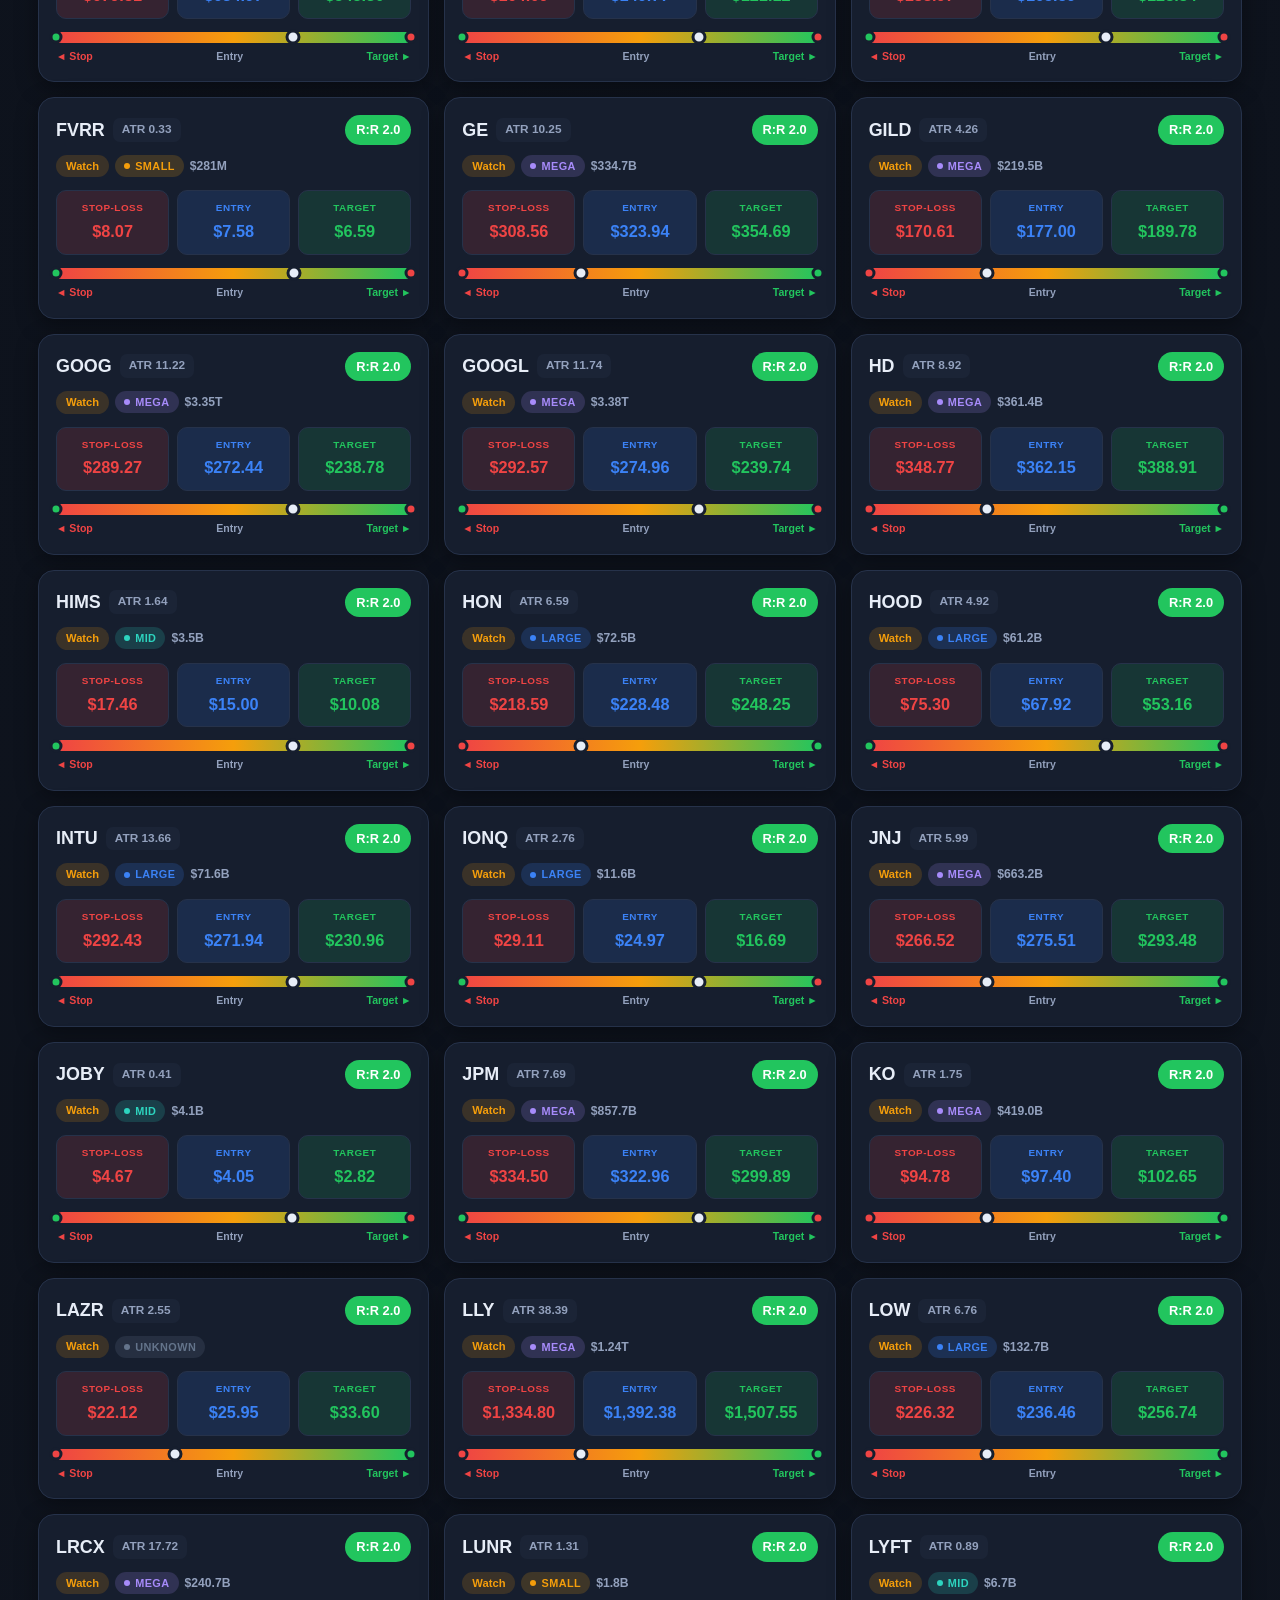
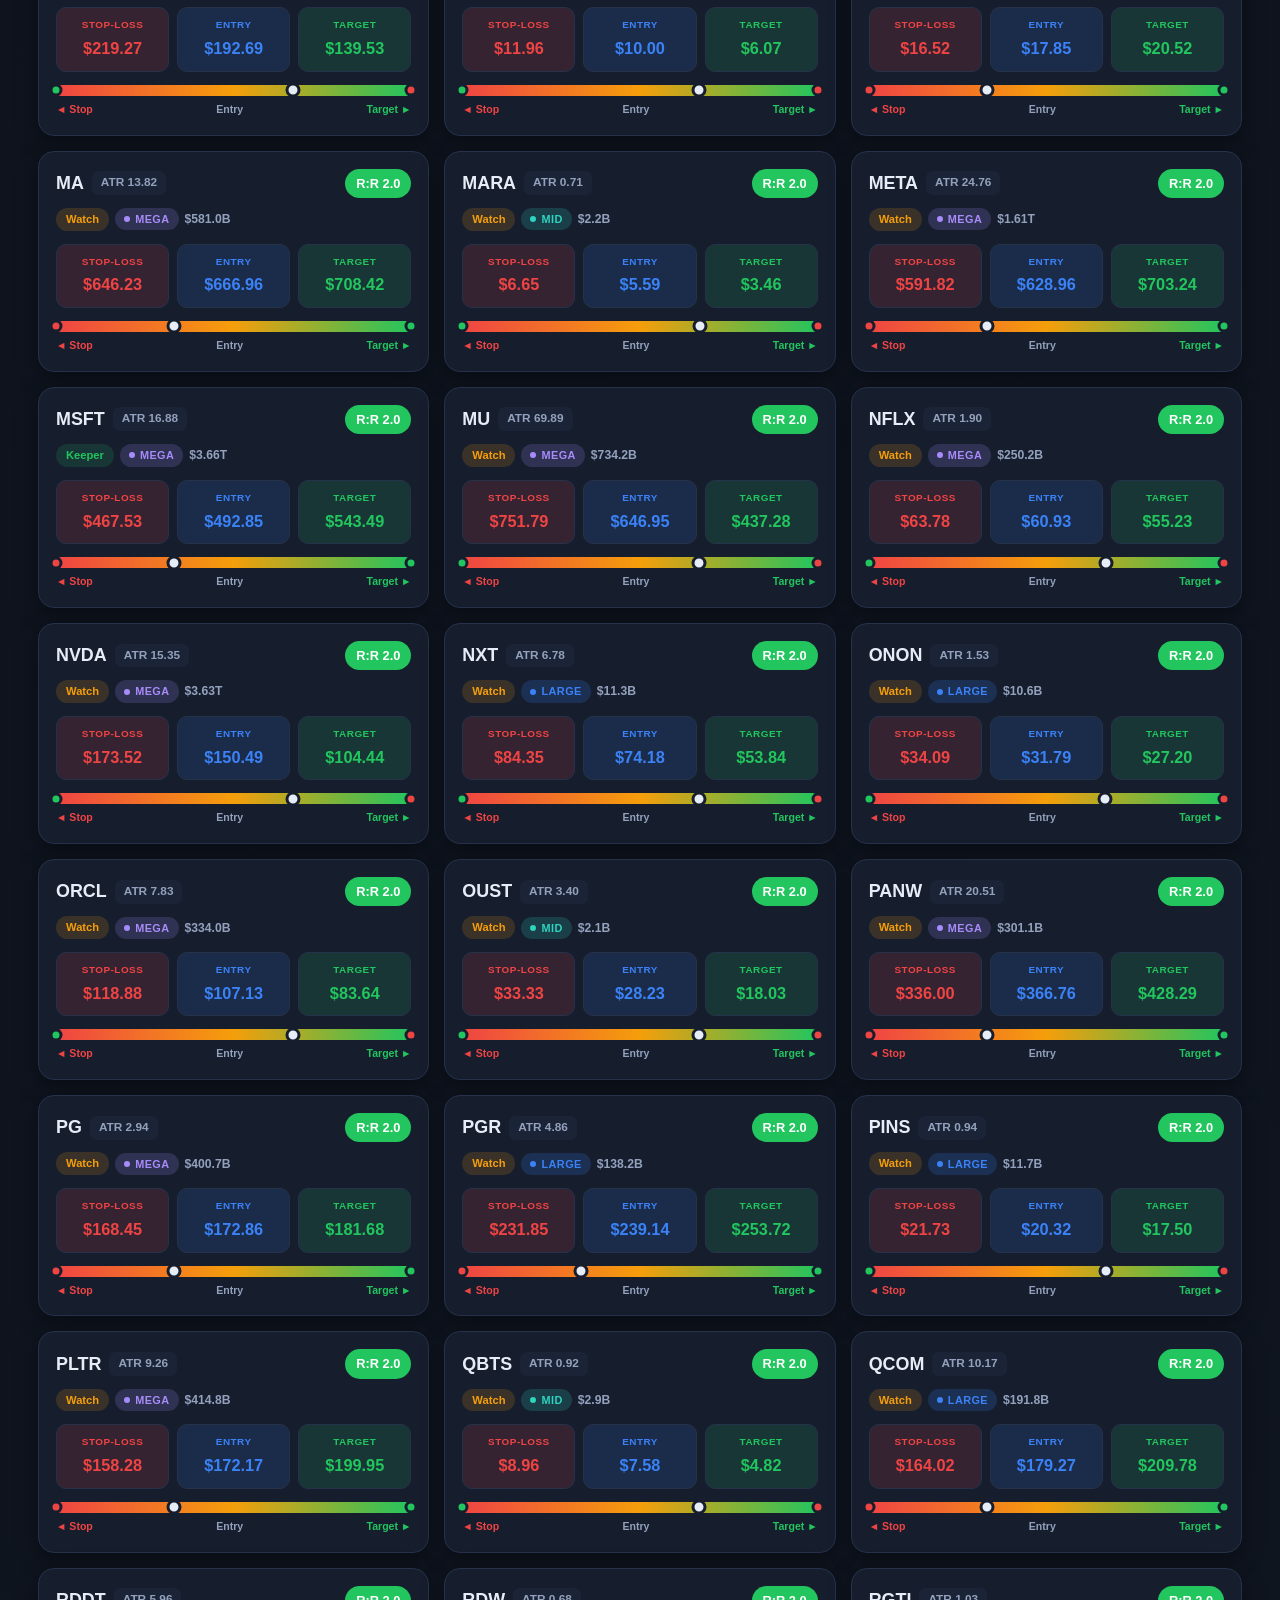
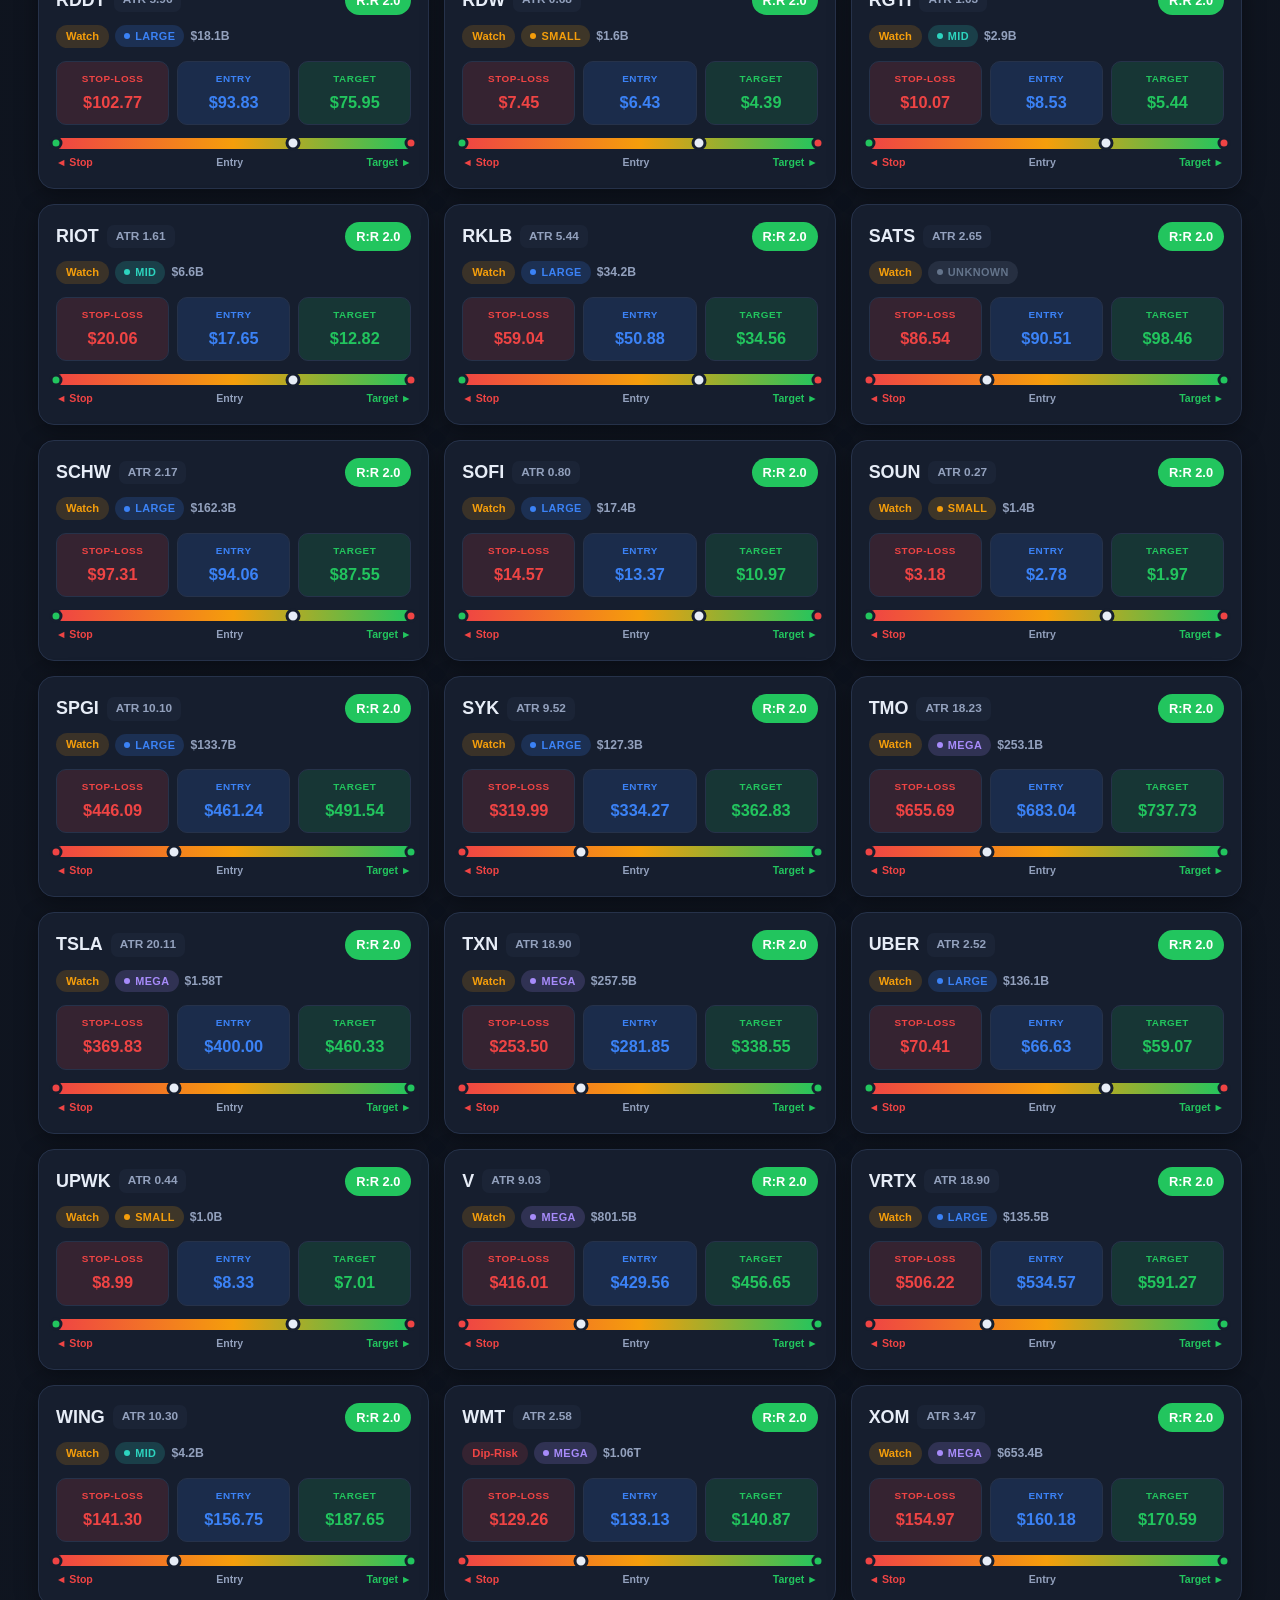
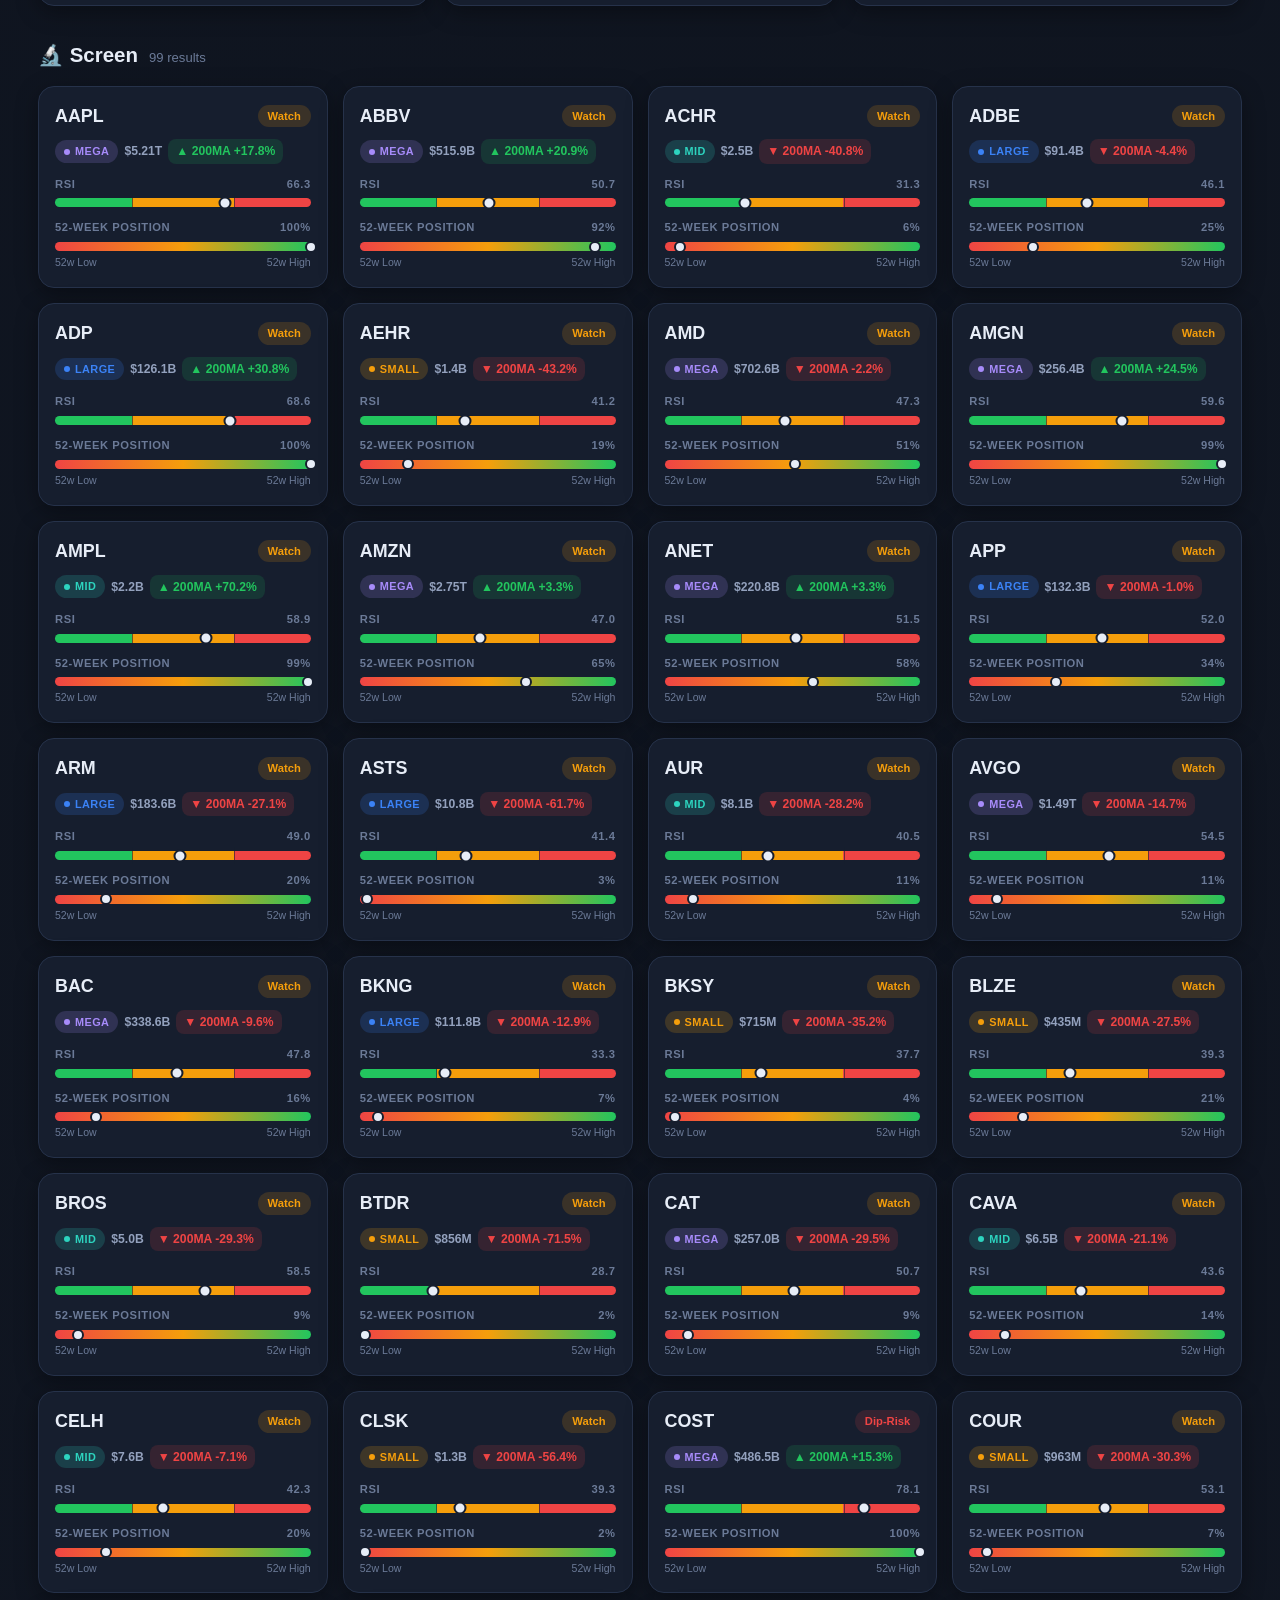
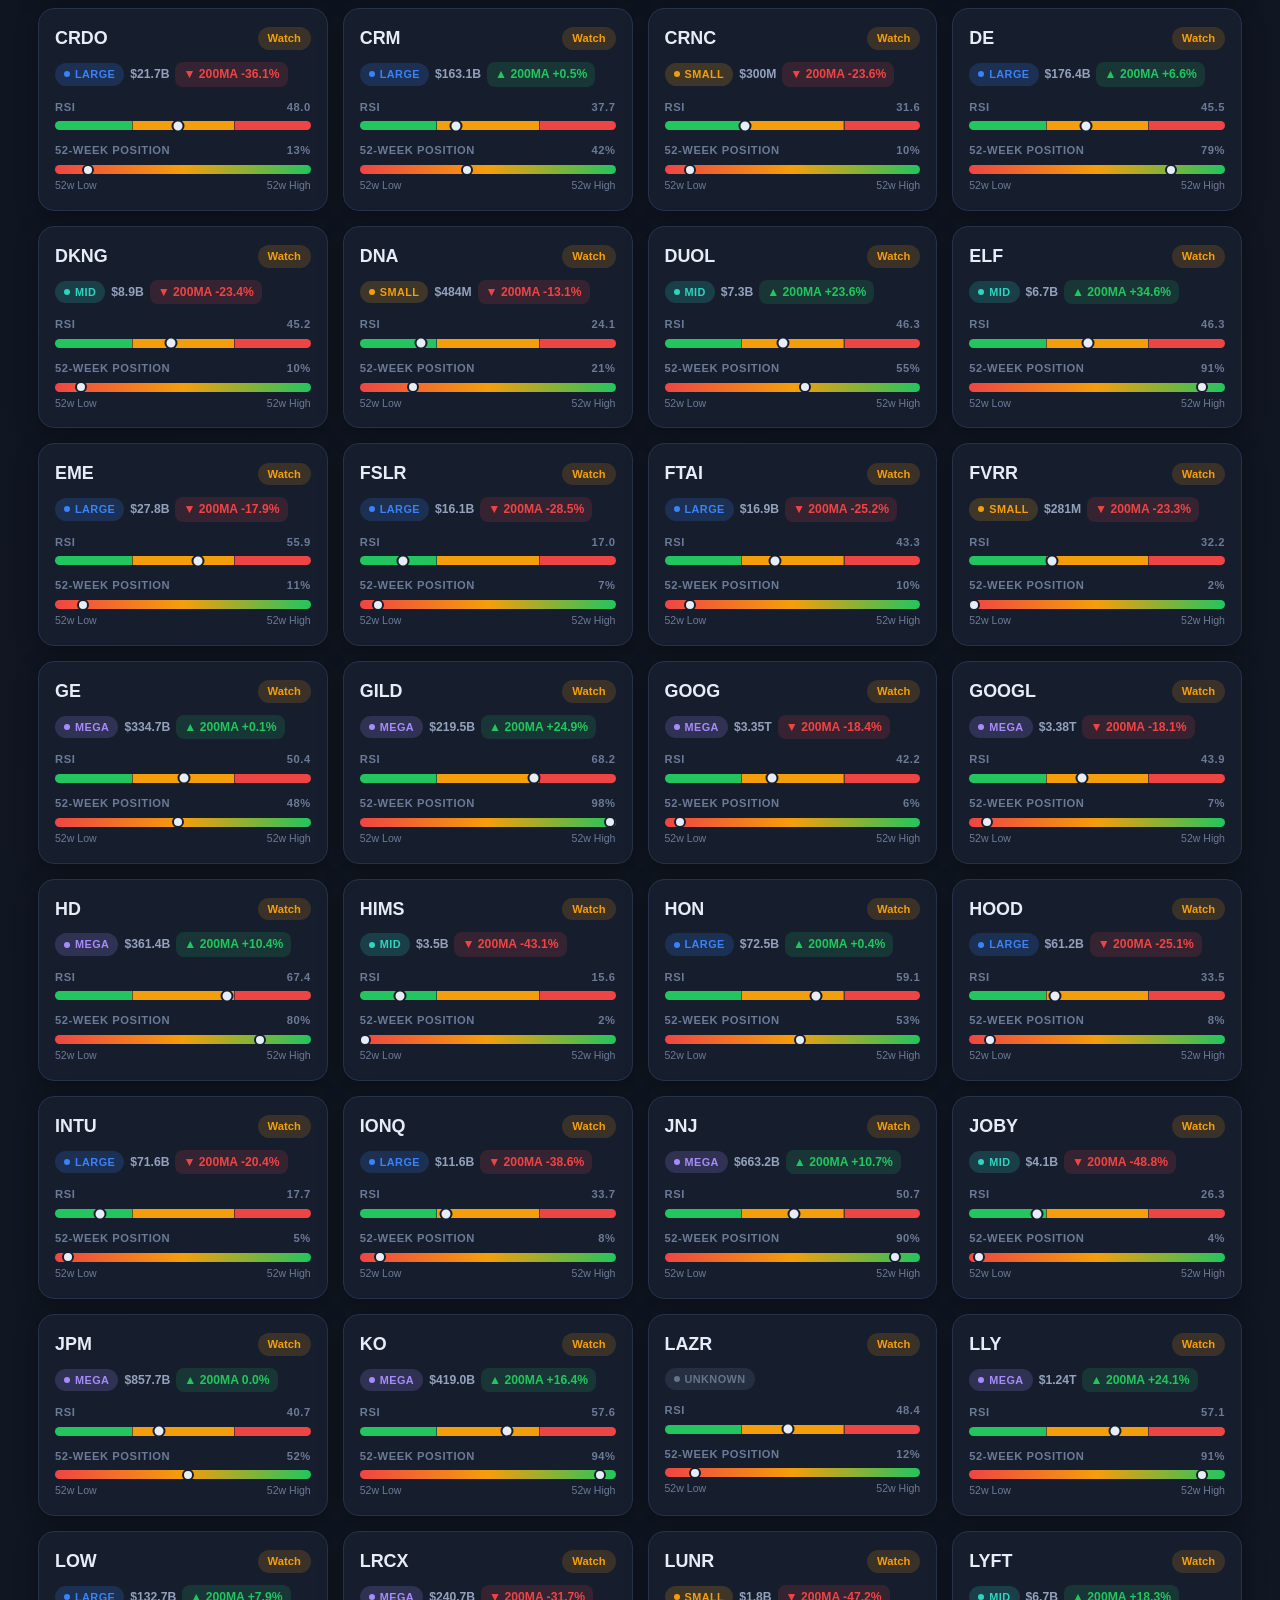
<file: dashboard.html>
<!DOCTYPE html>
<html lang="en">
<head>
<meta charset="UTF-8">
<meta name="viewport" content="width=device-width, initial-scale=1.0">
<link rel="icon" href="data:,">
<title>Investing Dashboard</title>
<style>
  :root{--bg:#0b0f17;--card:#161e2e;--card2:#1b2436;--line:#26324a;--txt:#e7edf7;--muted:#93a1bd;--soft:#6b7a97;--green:#22c55e;--green-bg:rgba(34,197,94,.14);--red:#ef4444;--red-bg:rgba(239,68,68,.14);--amber:#f59e0b;--amber-bg:rgba(245,158,11,.16);--blue:#3b82f6;--blue-bg:rgba(59,130,246,.14);--purple:#a78bfa;--teal:#2dd4bf;--grey:#64748b;--accent:#6366f1;--shadow:0 6px 22px rgba(0,0,0,.35);--radius:16px;}
  html[data-theme="light"]{--bg:#eef2f8;--card:#ffffff;--card2:#f5f8fd;--line:#dde5f0;--txt:#0f1828;--muted:#5b6a85;--soft:#8593ad;--green-bg:rgba(34,197,94,.12);--red-bg:rgba(239,68,68,.10);--amber-bg:rgba(245,158,11,.14);--blue-bg:rgba(59,130,246,.10);--shadow:0 6px 22px rgba(40,60,100,.12);}
  *{box-sizing:border-box;margin:0;padding:0}
  body{font-family:-apple-system,BlinkMacSystemFont,'Segoe UI',Roboto,Arial,sans-serif;background:linear-gradient(160deg,var(--bg),var(--card));color:var(--txt);min-height:100vh;line-height:1.5;padding-bottom:50px}
  .tnum{font-variant-numeric:tabular-nums}
  a{color:inherit;text-decoration:none}
  .wrap{max-width:1240px;margin:0 auto;padding:20px 18px}
  .topbar{display:flex;align-items:center;gap:14px;flex-wrap:wrap;margin-bottom:18px}
  .brand{display:flex;align-items:center;gap:11px;font-weight:800;font-size:1.2rem}
  .logo{width:38px;height:38px;border-radius:11px;background:linear-gradient(135deg,var(--accent),var(--purple));display:grid;place-items:center;font-size:1.1rem}
  .spacer{flex:1}
  .fresh{display:flex;align-items:center;gap:7px;font-size:.82rem;color:var(--muted)}
  .dot{width:9px;height:9px;border-radius:50%;background:var(--green);animation:pulse 2s infinite}
  .dot.stale{background:var(--amber);animation:none}.dot.dead{background:var(--red);animation:none}
  @keyframes pulse{0%,100%{opacity:1}50%{opacity:.4}}
  .ibtn{width:38px;height:38px;border-radius:11px;border:1px solid var(--line);background:var(--card);color:var(--txt);cursor:pointer;font-size:1.05rem}
  .ibtn:hover{background:var(--card2)}
  .hero{border-radius:20px;padding:24px;margin-bottom:22px;position:relative;overflow:hidden;background:linear-gradient(135deg,color-mix(in srgb,var(--accent) 16%,var(--card)),color-mix(in srgb,var(--purple) 16%,var(--card)));border:1px solid var(--line);box-shadow:var(--shadow)}
  .hero-row{display:flex;gap:20px;align-items:flex-start;flex-wrap:wrap}
  .mood-emoji{font-size:3rem;line-height:1;animation:bob 2.6s ease-in-out infinite}
  @keyframes bob{0%,100%{transform:scale(1) rotate(0)}50%{transform:scale(1.12) rotate(-4deg)}}
  .hero-text{flex:1;min-width:250px}
  .hero-label{font-size:.72rem;font-weight:800;text-transform:uppercase;letter-spacing:.12em;color:var(--accent);margin-bottom:6px}
  .brief-body{font-size:1.02rem;line-height:1.75}
  .mood-counts{display:flex;gap:10px;margin-top:16px;flex-wrap:wrap}
  .mpill{display:inline-flex;align-items:center;gap:6px;font-size:.82rem;font-weight:700;padding:6px 12px;border-radius:11px;background:color-mix(in srgb,var(--card) 70%,transparent);border:1px solid var(--line)}
  .mpill .n{font-weight:800}.mpill.k .n{color:var(--green)}.mpill.d .n{color:var(--red)}.mpill.w .n{color:var(--amber)}
  .controls{background:var(--card);border:1px solid var(--line);border-radius:var(--radius);padding:14px;box-shadow:var(--shadow);margin-bottom:26px;display:flex;flex-wrap:wrap;gap:12px 16px;align-items:center}
  .search{position:relative;flex:1;min-width:200px}
  .search input{width:100%;padding:10px 12px 10px 36px;border-radius:11px;border:1px solid var(--line);background:var(--card2);color:var(--txt);font-size:.92rem;outline:none}
  .search input:focus{border-color:var(--accent)}
  .search .si{position:absolute;left:12px;top:50%;transform:translateY(-50%);color:var(--soft)}
  .cg{display:flex;gap:6px;align-items:center;flex-wrap:wrap}
  .cl{font-size:.7rem;font-weight:700;color:var(--soft);text-transform:uppercase;letter-spacing:.06em}
  .fchip{font-size:.8rem;font-weight:700;padding:7px 12px;border-radius:999px;cursor:pointer;border:1px solid var(--line);background:var(--card2);color:var(--muted);transition:all .15s;user-select:none}
  .fchip:hover{color:var(--txt)}.fchip.active{background:var(--accent);color:#fff;border-color:var(--accent)}
  .fchip.cap.active{background:var(--txt);color:var(--card);border-color:var(--txt)}
  .tgl{display:inline-flex;align-items:center;gap:8px;cursor:pointer;font-size:.82rem;font-weight:600;color:var(--muted)}
  .sw{width:38px;height:21px;border-radius:999px;background:var(--line);position:relative;transition:background .2s}
  .sw::after{content:"";position:absolute;width:15px;height:15px;border-radius:50%;background:#fff;top:3px;left:3px;transition:left .2s}
  .tgl.on .sw{background:var(--accent)}.tgl.on .sw::after{left:20px}
  .section{margin-bottom:34px}
  .sec-head{display:flex;align-items:baseline;gap:11px;margin-bottom:15px;flex-wrap:wrap}
  .sec-head h2{font-size:1.28rem;font-weight:800}
  .sec-head .sub{color:var(--soft);font-size:.82rem}
  .grid{display:grid;gap:15px;grid-template-columns:repeat(auto-fill,minmax(250px,1fr))}
  .card{background:var(--card);border:1px solid var(--line);border-radius:var(--radius);padding:16px;box-shadow:var(--shadow);transition:transform .2s,box-shadow .2s;cursor:pointer}
  .card:hover{transform:translateY(-3px);box-shadow:0 12px 30px rgba(0,0,0,.4)}
  .trow{display:flex;align-items:center;justify-content:space-between;gap:10px;margin-bottom:4px}
  .tkr{font-weight:800;font-size:1.12rem}
  .price{font-size:1.3rem;font-weight:800}
  .chg{font-weight:700;font-size:.9rem;padding:2px 9px;border-radius:8px;display:inline-flex;gap:3px}
  .chg.up{color:var(--green);background:var(--green-bg)}.chg.down{color:var(--red);background:var(--red-bg)}
  .chg.flat{color:var(--muted);background:var(--card2)}
  .meta{display:flex;gap:6px;flex-wrap:wrap;align-items:center;margin-top:10px}
  .cap{display:inline-flex;align-items:center;gap:5px;font-size:.68rem;font-weight:800;padding:3px 9px;border-radius:999px;text-transform:uppercase;letter-spacing:.04em;white-space:nowrap}
  .cap::before{content:"";width:6px;height:6px;border-radius:50%;background:currentColor}
  .cap-Mega{color:var(--purple);background:color-mix(in srgb,var(--purple) 18%,transparent)}
  .cap-Large{color:var(--blue);background:color-mix(in srgb,var(--blue) 18%,transparent)}
  .cap-Mid{color:var(--teal);background:color-mix(in srgb,var(--teal) 18%,transparent)}
  .cap-Small{color:var(--amber);background:color-mix(in srgb,var(--amber) 18%,transparent)}
  .cap-Unknown{color:var(--grey);background:color-mix(in srgb,var(--grey) 20%,transparent)}
  .mcap{font-size:.76rem;color:var(--muted);font-weight:700}
  .chip{font-size:.7rem;font-weight:800;padding:3px 10px;border-radius:999px;text-transform:capitalize;white-space:nowrap}
  .sig-keeper{color:var(--green);background:var(--green-bg)}
  .sig-dip-risk{color:var(--red);background:var(--red-bg)}
  .sig-watch{color:var(--amber);background:var(--amber-bg)}
  .mb{margin-top:12px}
  .mlabel{font-size:.7rem;color:var(--soft);text-transform:uppercase;letter-spacing:.05em;font-weight:700;margin-bottom:6px;display:flex;justify-content:space-between}
  .rsi{position:relative;height:9px;border-radius:999px;cursor:help;background:linear-gradient(90deg,var(--green) 0%,var(--green) 30%,var(--amber) 30%,var(--amber) 70%,var(--red) 70%,var(--red) 100%)}
  .rsi-m{position:absolute;top:50%;width:13px;height:13px;border-radius:50%;background:var(--txt);border:2px solid var(--card);transform:translate(-50%,-50%)}
  .rsi-z{position:absolute;top:-4px;width:1px;height:17px;background:var(--card);opacity:.6}
  .posbar{position:relative;height:9px;border-radius:999px;background:linear-gradient(90deg,var(--red),var(--amber),var(--green))}
  .pos-m{position:absolute;top:50%;width:12px;height:12px;border-radius:50%;background:var(--txt);border:2px solid var(--card);transform:translate(-50%,-50%)}
  .ends{display:flex;justify-content:space-between;font-size:.66rem;color:var(--soft);margin-top:4px}
  .ma{display:inline-flex;align-items:center;gap:4px;font-size:.76rem;font-weight:700;padding:3px 8px;border-radius:8px}
  .ma-up{color:var(--green);background:var(--green-bg)}.ma-down{color:var(--red);background:var(--red-bg)}
  .ghead{grid-column:1/-1;display:flex;align-items:center;gap:10px;margin-top:6px;padding-bottom:6px;border-bottom:2px solid var(--line)}
  .ghead h3{font-size:1rem;font-weight:800}
  .gcount{font-size:.72rem;font-weight:800;padding:2px 9px;border-radius:999px;background:var(--card2);color:var(--muted)}
  .tdisc{background:var(--amber-bg);border:1px solid color-mix(in srgb,var(--amber) 40%,var(--line));color:var(--amber);border-radius:10px;padding:10px 14px;font-size:.84rem;font-weight:600;margin-bottom:14px}
  .ttabs{display:inline-flex;gap:4px;background:var(--card2);border:1px solid var(--line);border-radius:12px;padding:4px;margin-bottom:16px;flex-wrap:wrap}
  .ttab{font-size:.85rem;font-weight:800;padding:8px 18px;border-radius:9px;cursor:pointer;color:var(--muted);background:transparent;border:none;transition:all .2s}
  .ttab:hover{color:var(--txt)}.ttab.active{background:var(--accent);color:#fff}
  .tgrid{display:grid;gap:15px;grid-template-columns:repeat(auto-fill,minmax(310px,1fr))}
  .tcard{background:var(--card);border:1px solid var(--line);border-radius:var(--radius);padding:17px;box-shadow:var(--shadow);transition:transform .2s,box-shadow .2s,border-color .2s;cursor:pointer;position:relative}
  .tcard:hover{transform:translateY(-3px);box-shadow:0 12px 30px rgba(0,0,0,.4);border-color:var(--accent)}
  .tcard::after{content:"click for analysis";position:absolute;bottom:8px;right:12px;font-size:.62rem;color:var(--soft);opacity:0;transition:opacity .2s}
  .tcard:hover::after{opacity:1}
  .ttop{display:flex;align-items:center;justify-content:space-between;gap:10px;margin-bottom:6px}
  .ttl{display:flex;align-items:center;gap:8px;flex-wrap:wrap}
  .atr{font-size:.74rem;color:var(--muted);font-weight:700;background:var(--card2);padding:3px 9px;border-radius:7px}
  .rr{font-size:.8rem;font-weight:800;padding:5px 11px;border-radius:999px;color:#fff;white-space:nowrap}
  .rr-good{background:var(--green)}.rr-mid{background:var(--amber)}.rr-bad{background:var(--red)}
  .ets{display:grid;grid-template-columns:repeat(3,1fr);gap:8px;margin:13px 0}
  .ebox{border-radius:10px;padding:10px 6px;text-align:center;border:1px solid var(--line)}
  .elabel{font-size:.62rem;font-weight:800;text-transform:uppercase;letter-spacing:.05em;margin-bottom:3px}
  .eval{font-size:1.02rem;font-weight:800}
  .e-stop{background:var(--red-bg)}.e-stop .elabel,.e-stop .eval{color:var(--red)}
  .e-entry{background:var(--blue-bg)}.e-entry .elabel,.e-entry .eval{color:var(--blue)}
  .e-target{background:var(--green-bg)}.e-target .elabel,.e-target .eval{color:var(--green)}
  .rrbar{position:relative;height:11px;border-radius:999px;margin-top:2px;background:linear-gradient(90deg,var(--red),var(--amber),var(--green))}
  .rrm{position:absolute;top:50%;transform:translate(-50%,-50%);width:13px;height:13px;border-radius:50%;border:3px solid var(--card)}
  .rrm.s{background:var(--red)}.rrm.e{background:var(--txt);width:15px;height:15px}.rrm.t{background:var(--green)}
  .rrends{display:flex;justify-content:space-between;margin-top:6px;font-size:.66rem;font-weight:700}
  .rrends .s{color:var(--red)}.rrends .e{color:var(--muted)}.rrends .t{color:var(--green)}
  .sug{background:var(--card);border:1px solid var(--line);border-radius:var(--radius);padding:17px;box-shadow:var(--shadow);transition:transform .2s;border-left:4px solid var(--grey);cursor:pointer}
  .sug:hover{transform:translateY(-3px);box-shadow:0 12px 30px rgba(0,0,0,.4)}
  .sug.Strong{border-left-color:var(--green)}.sug.Moderate{border-left-color:var(--amber)}.sug.Weak{border-left-color:var(--grey)}
  .sug-top{display:flex;align-items:center;justify-content:space-between;gap:10px;margin-bottom:8px}
  .sug-score{font-size:1.5rem;font-weight:800}
  .sbar{height:8px;border-radius:999px;background:var(--card2);overflow:hidden;margin:8px 0}
  .sbar .f{height:100%;background:linear-gradient(90deg,var(--red),var(--amber),var(--green))}
  .hzn{font-size:.7rem;font-weight:800;padding:3px 10px;border-radius:999px;text-transform:uppercase;background:var(--blue-bg);color:var(--blue)}
  .win{font-size:.8rem;color:var(--muted);font-weight:700;margin-top:4px}
  .notes{font-size:.76rem;color:var(--soft);margin-top:8px;line-height:1.5}
  .split{display:flex;gap:8px;margin-top:8px}
  .half{flex:1;text-align:center;background:var(--card2);border-radius:8px;padding:6px}
  .half .lab{font-size:.6rem;text-transform:uppercase;color:var(--soft);font-weight:800}
  .half .v{font-size:1rem;font-weight:800}
  .tl{display:flex;flex-direction:column;gap:10px}
  .tli{display:flex;align-items:center;gap:13px;background:var(--card);border:1px solid var(--line);border-radius:10px;padding:12px 15px;box-shadow:var(--shadow);transition:transform .18s}
  .tli:hover{transform:translateX(3px)}
  .tld{display:flex;flex-direction:column;align-items:center;min-width:54px;padding:6px;border-radius:10px;background:var(--accent);color:#fff}
  .tld .d{font-size:1.25rem;font-weight:800;line-height:1}.tld .m{font-size:.66rem;font-weight:800;text-transform:uppercase}
  .tlt{font-weight:800;font-size:1.02rem}
  .tlc{margin-left:auto;font-size:.78rem;font-weight:700;padding:5px 11px;border-radius:999px;background:var(--card2);color:var(--muted)}
  .tlc.soon{background:var(--amber-bg);color:var(--amber)}.tlc.today{background:var(--red-bg);color:var(--red)}.tlc.past{opacity:.5}
  .news{display:grid;gap:11px;grid-template-columns:repeat(auto-fill,minmax(290px,1fr))}
  .ncard{display:flex;gap:11px;align-items:flex-start;background:var(--card);border:1px solid var(--line);border-radius:10px;padding:13px;box-shadow:var(--shadow);transition:transform .2s,border-color .2s}
  .ncard:hover{transform:translateY(-2px);border-color:var(--accent)}
  .nic{font-size:1.2rem;width:36px;height:36px;display:grid;place-items:center;border-radius:9px;background:var(--card2);flex:none}
  .nhead{font-size:.88rem;font-weight:600;line-height:1.4}.nurl{font-size:.7rem;color:var(--soft);margin-top:3px}
  .empty{grid-column:1/-1;text-align:center;padding:30px;color:var(--soft);font-size:.9rem;border:1px dashed var(--line);border-radius:var(--radius)}
  .empty .em{font-size:1.7rem;display:block;margin-bottom:8px;opacity:.7}
  .errbox{background:var(--red-bg);border:1px solid var(--red);color:var(--red);border-radius:var(--radius);padding:16px 18px;font-weight:600;display:flex;align-items:center;gap:10px;margin-bottom:20px}
  .disc{text-align:center;color:var(--soft);font-size:.76rem;margin-top:36px;padding:16px;border-top:1px solid var(--line)}
  .modal-bg{position:fixed;inset:0;background:rgba(0,0,0,.65);backdrop-filter:blur(4px);display:none;align-items:flex-start;justify-content:center;z-index:100;padding:30px 16px;overflow-y:auto}
  .modal-bg.open{display:flex}
  .modal{background:var(--card);border:1px solid var(--line);border-radius:20px;max-width:680px;width:100%;box-shadow:0 24px 60px rgba(0,0,0,.5);animation:slideUp .25s ease;margin:auto}
  @keyframes slideUp{from{opacity:0;transform:translateY(20px)}to{opacity:1;transform:none}}
  .modal-head{display:flex;align-items:center;justify-content:space-between;gap:12px;padding:20px 22px;border-bottom:1px solid var(--line)}
  .modal-head .mt{font-size:1.5rem;font-weight:800}
  .modal-head .msub{font-size:.8rem;color:var(--muted);margin-top:2px}
  .mclose{width:34px;height:34px;border-radius:10px;border:1px solid var(--line);background:var(--card2);color:var(--txt);cursor:pointer;font-size:1.1rem;flex:none}
  .mclose:hover{background:var(--red-bg);color:var(--red)}
  .modal-body{padding:20px 22px}
  .msection{margin-bottom:22px}
  .msection h4{font-size:.78rem;text-transform:uppercase;letter-spacing:.08em;color:var(--accent);font-weight:800;margin-bottom:12px}
  .mscore{display:flex;gap:10px;margin-bottom:16px}
  .mscore .b{flex:1;background:var(--card2);border:1px solid var(--line);border-radius:12px;padding:12px;text-align:center}
  .mscore .b .v{font-size:1.6rem;font-weight:800}
  .mscore .b .l{font-size:.66rem;text-transform:uppercase;color:var(--soft);font-weight:800;margin-top:2px}
  .metrics{display:grid;grid-template-columns:repeat(auto-fit,minmax(130px,1fr));gap:10px}
  .metric{background:var(--card2);border:1px solid var(--line);border-radius:10px;padding:11px 13px}
  .metric .k{font-size:.66rem;text-transform:uppercase;color:var(--soft);font-weight:800;letter-spacing:.04em}
  .metric .v{font-size:1.15rem;font-weight:800;margin-top:3px}
  .metric .v.good{color:var(--green)}.metric .v.bad{color:var(--red)}.metric .v.neu{color:var(--txt)}
  .notelist{list-style:none;margin-top:6px}
  .notelist li{font-size:.84rem;color:var(--txt);padding:6px 0;border-bottom:1px solid var(--line);display:flex;gap:8px;align-items:flex-start}
  .notelist li:last-child{border-bottom:none}
  .notelist li::before{content:"▸";color:var(--accent);font-weight:800}
  .mhint{font-size:.78rem;color:var(--soft);background:var(--card2);border-radius:10px;padding:12px;margin-top:8px;line-height:1.55}
  .nodata{color:var(--soft);font-size:.86rem;font-style:italic}
</style>
</head>
<body>
<div class="wrap">
  <div class="topbar">
    <div class="brand"><span class="logo">📈</span><span>Investing Dashboard</span></div>
    <div class="spacer"></div>
    <div class="fresh"><span class="dot" id="freshDot"></span><span id="freshText">Loading...</span></div>
    <button class="ibtn" id="themeBtn" title="Theme">🌙</button>
    <button class="ibtn" id="refreshBtn" title="Refresh">↻</button>
  </div>
  <div id="errorSlot"></div>
  <section class="hero">
    <div class="hero-row">
      <div class="mood-emoji" id="moodEmoji">🧭</div>
      <div class="hero-text">
        <div class="hero-label">Daily Brief</div>
        <div class="brief-body" id="briefBody">Loading the market brief...</div>
        <div class="mood-counts" id="moodCounts"></div>
      </div>
    </div>
  </section>
  <div class="controls">
    <div class="search"><span class="si">🔍</span>
      <input type="text" id="searchInput" placeholder="Search ticker across all sections..." autocomplete="off"></div>
    <div class="cg"><span class="cl">Signal</span>
      <span class="fchip active" data-sig="all">All</span>
      <span class="fchip" data-sig="keeper">Keepers</span>
      <span class="fchip" data-sig="dip-risk">Dip-risk</span>
      <span class="fchip" data-sig="watch">Watch</span></div>
    <div class="cg"><span class="cl">Cap</span>
      <span class="fchip cap active" data-cap="all">All</span>
      <span class="fchip cap" data-cap="Mega">Mega</span>
      <span class="fchip cap" data-cap="Large">Large</span>
      <span class="fchip cap" data-cap="Mid">Mid</span>
      <span class="fchip cap" data-cap="Small">Small</span></div>
    <div class="tgl" id="sortToggle"><span class="sw"></span><span>Sort by % / RSI</span></div>
    <div class="tgl" id="groupToggle"><span class="sw"></span><span>Group by cap</span></div>
  </div>
  <section class="section">
    <div class="sec-head"><h2>💡 Suggestions</h2><span class="sub" id="sugSub">Technical + Fundamental scored · ranked</span></div>
    <div class="tdisc">⚠️ Rule-based scores for research only - NOT buy/sell advice or predictions.</div>
    <div class="ttabs" id="sugTabs">
      <button class="ttab active" data-shz="all">All Horizons</button>
      <button class="ttab" data-shz="intraday">Intraday</button>
      <button class="ttab" data-shz="swing">Swing</button>
      <button class="ttab" data-shz="long_term">Long-Term</button>
    </div>
    <div class="grid" id="sugGrid"></div>
  </section>
  <section class="section">
    <div class="sec-head"><h2>💹 Quotes</h2><span class="sub" id="quotesSub"></span></div>
    <div class="grid" id="quotesGrid"></div>
  </section>
  <section class="section">
    <div class="sec-head"><h2>🎯 Trade Setups</h2><span class="sub">ATR-based levels · click any card for full analysis</span></div>
    <div class="tdisc">⚠️ Mechanical levels (ATR-based) - NOT advice or predictions. For research only.</div>
    <div class="ttabs" id="tradeTabs">
      <button class="ttab active" data-bucket="swing">Swing</button>
      <button class="ttab" data-bucket="intraday">Intraday</button>
      <button class="ttab" data-bucket="long_term">Long-Term</button>
    </div>
    <div class="tgrid" id="tradeGrid"></div>
  </section>
  <section class="section">
    <div class="sec-head"><h2>🔬 Screen</h2><span class="sub" id="screenSub"></span></div>
    <div class="grid" id="screenGrid"></div>
  </section>
  <section class="section">
    <div class="sec-head"><h2>📅 Earnings</h2><span class="sub">Upcoming reports</span></div>
    <div class="tl" id="earningsList"></div>
  </section>
  <section class="section">
    <div class="sec-head"><h2>📰 News &amp; Filings</h2></div>
    <div class="news" id="newsList"></div>
  </section>
  <div class="disc">⚠️ Not financial advice. For personal research only. Verify independently before any decision.</div>
</div>
<div class="modal-bg" id="modalBg">
  <div class="modal" id="modal">
    <div class="modal-head">
      <div><div class="mt" id="modalTitle">—</div><div class="msub" id="modalSub"></div></div>
      <button class="mclose" id="modalClose">✕</button>
    </div>
    <div class="modal-body" id="modalBody"></div>
  </div>
</div>
<script>
(function(){
  "use strict";
  var DATA=null;var SUG=null;
  var state={sig:"all",cap:"all",search:"",sortAlt:false,groupCap:false,bucket:"swing",shz:"all"};
  var themeBtn=document.getElementById("themeBtn");
  function applyTheme(t){document.documentElement.setAttribute("data-theme",t==="light"?"light":"");themeBtn.textContent=t==="light"?"🌙":"☀️";}
  var saved=null;try{saved=localStorage.getItem("dash-theme");}catch(e){}
  if(!saved){saved="dark";}
  applyTheme(saved);
  themeBtn.addEventListener("click",function(){var cur=document.documentElement.getAttribute("data-theme")==="light"?"light":"dark";var nx=cur==="light"?"dark":"light";applyTheme(nx);try{localStorage.setItem("dash-theme",nx);}catch(e){}});
  var ESC_MAP={"&":"&amp;","<":"&lt;",">":"&gt;",'"':"&quot;","'":"&#39;"};
  function esc(s){if(s==null){return "";}return String(s).split("").map(function(c){return ESC_MAP[c]||c;}).join("");}
  function n(v){return (v==null||isNaN(v))?null:Number(v);}
  function money(v){return (v==null||isNaN(v))?"—":"$"+Number(v).toLocaleString("en-US",{minimumFractionDigits:2,maximumFractionDigits:2});}
  function clamp(x,lo,hi){return Math.max(lo,Math.min(hi,x));}
  function capCls(t){return ({Mega:1,Large:1,Mid:1,Small:1,Unknown:1}[t])?t:"Unknown";}
  function sigCls(s){return s==="keeper"?"sig-keeper":s==="dip-risk"?"sig-dip-risk":"sig-watch";}
  function matchSearch(tk){return !state.search||String(tk||"").toUpperCase().indexOf(state.search.toUpperCase())!==-1;}
  function passCap(t){return state.cap==="all"||capCls(t)===state.cap;}
  function passSig(s){return state.sig==="all"||s===state.sig;}
  function capBadge(tier,mc){var t=capCls(tier);return '<span class="cap cap-'+t+'">'+esc(t)+'</span>'+(mc?'<span class="mcap">'+esc(mc)+'</span>':'');}
  function fmt(v,dec){if(v==null||isNaN(v)){return "—";}return Number(v).toFixed(dec===0?0:2);}
  function sugIndex(tk){if(!SUG||!SUG.suggestions){return null;}var r=null;SUG.suggestions.forEach(function(x){if(x.ticker===tk){r=x;}});return r;}
  function quoteOf(tk){var r=null;if(DATA&&DATA.quotes){DATA.quotes.forEach(function(x){if(x.ticker===tk){r=x;}});}return r;}
  function metricCell(k,val,cls){return '<div class="metric"><div class="k">'+esc(k)+'</div><div class="v '+(cls||"neu")+'">'+val+'</div></div>';}
  function openModal(ticker){
    var bg=document.getElementById("modalBg");
    var rec=sugIndex(ticker);
    var sc=DATA&&DATA.screenIndex?DATA.screenIndex[ticker]:null;
    var q=quoteOf(ticker);
    document.getElementById("modalTitle").textContent=ticker;
    var subBits=[];
    if(q){subBits.push(money(q.price));if(q.change_pct!=null){subBits.push((q.change_pct>0?"+":"")+Number(q.change_pct).toFixed(2)+"%");}}
    if(sc){subBits.push(capCls(sc.cap_tier)+" cap");}
    document.getElementById("modalSub").textContent=subBits.join("  ·  ");
    var body="";
    if(rec){
      body+='<div class="mscore"><div class="b"><div class="v">'+rec.total_score+'</div><div class="l">Total /100</div></div><div class="b"><div class="v" style="color:var(--accent)">'+rec.technical_score+'</div><div class="l">Technical /50</div></div><div class="b"><div class="v" style="color:var(--green)">'+rec.fundamental_score+'</div><div class="l">Fundamental /50</div></div></div>';
      body+='<div class="mhint">'+esc(rec.conviction_emoji)+' <b>'+esc(rec.conviction)+'</b> conviction · Horizon: <b>'+esc(rec.horizon)+'</b> · ⏱️ '+esc(rec.expected_window)+'<br>'+esc(rec.horizon_reason||"")+'</div>';
    }
    var t=rec&&rec.technicals?rec.technicals:{};
    body+='<div class="msection"><h4>📊 Technical Analysis</h4>';
    if(rec){
      var rsiV=n(t.rsi);var rsiCls=rsiV===null?"neu":rsiV>=70?"bad":rsiV<=30?"good":"neu";
      var m1=n(t.mom_1m);var m3=n(t.mom_3m);
      body+='<div class="metrics">'+metricCell("RSI (14)",fmt(t.rsi),rsiCls)+metricCell("50-day MA",money(t.ma50))+metricCell("200-day MA",money(t.ma200))+metricCell("1M Momentum",(m1==null?"—":(m1>0?"+":"")+m1.toFixed(1)+"%"),m1==null?"neu":m1>0?"good":"bad")+metricCell("3M Momentum",(m3==null?"—":(m3>0?"+":"")+m3.toFixed(1)+"%"),m3==null?"neu":m3>0?"good":"bad")+metricCell("52w Position",fmt(t.pos_52w,0)+"%")+metricCell("Volatility",fmt(t.volatility)+"%")+'</div>';
      if(rec.tech_notes&&rec.tech_notes.length){body+='<ul class="notelist">'+rec.tech_notes.map(function(nt){return '<li>'+esc(nt)+'</li>';}).join("")+'</ul>';}
    } else if(sc){
      body+='<div class="metrics">'+metricCell("RSI (14)",fmt(sc.rsi))+metricCell("52w Position",fmt(sc.pos_52w_pct,0)+"%")+metricCell("vs 200MA",(sc.vs_200ma==null?"—":(sc.vs_200ma>0?"+":"")+Number(sc.vs_200ma).toFixed(1)+"%"),sc.vs_200ma>0?"good":"bad")+metricCell("Signal",esc(sc.signal||"—"))+'</div>';
      body+='<div class="mhint">For full technicals and scores run suggest.py so this ticker appears in suggestions.json.</div>';
    } else {
      body+='<div class="nodata">No technical data available for this ticker.</div>';
    }
    body+='</div>';
    body+='<div class="msection"><h4>🏛️ Fundamental Analysis</h4>';
    if(rec&&rec.fundamentals){
      var f=rec.fundamentals;
      var pe=n(f.pe);var rg=n(f.rev_growth);var mg=n(f.margin);var roe=n(f.roe);var de=n(f.debt_to_equity);
      body+='<div class="metrics">'+metricCell("P/E Ratio",fmt(f.pe),pe==null?"neu":pe>0&&pe<25?"good":pe>40?"bad":"neu")+metricCell("Revenue Growth",(rg==null?"—":(rg>0?"+":"")+rg.toFixed(1)+"%"),rg==null?"neu":rg>0?"good":"bad")+metricCell("Profit Margin",(mg==null?"—":mg.toFixed(1)+"%"),mg==null?"neu":mg>10?"good":mg<0?"bad":"neu")+metricCell("ROE",(roe==null?"—":roe.toFixed(1)+"%"),roe==null?"neu":roe>15?"good":roe<0?"bad":"neu")+metricCell("Debt/Equity",fmt(f.debt_to_equity),de==null?"neu":de<100?"good":de>200?"bad":"neu")+'</div>';
      if(rec.fund_notes&&rec.fund_notes.length){body+='<ul class="notelist">'+rec.fund_notes.map(function(nt){return '<li>'+esc(nt)+'</li>';}).join("")+'</ul>';}
    } else {
      body+='<div class="nodata">No fundamental data available. Run suggest.py to populate fundamentals.</div>';
    }
    body+='</div>';
    body+='<div class="mhint">⚠️ Not financial advice. Transparent rule-based metrics for research only - not recommendations or predictions. Verify independently.</div>';
    document.getElementById("modalBody").innerHTML=body;
    bg.classList.add("open");
  }
  function closeModal(){document.getElementById("modalBg").classList.remove("open");}
  document.getElementById("modalClose").addEventListener("click",closeModal);
  document.getElementById("modalBg").addEventListener("click",function(e){if(e.target===this){closeModal();}});
  document.addEventListener("keydown",function(e){if(e.key==="Escape"){closeModal();}});
  function quoteCard(q){
    var cp=n(q.change_pct);var d=cp===null?"flat":cp>0?"up":cp<0?"down":"flat";
    var ar=d==="up"?"▲":d==="down"?"▼":"■";
    var txt=cp===null?"—":(cp>0?"+":"")+cp.toFixed(2)+"%";
    return '<div class="card" data-ticker="'+esc(q.ticker)+'"><div class="trow"><span class="tkr">'+esc(q.ticker)+'</span><span class="chg '+d+' tnum">'+ar+' '+txt+'</span></div><div class="price tnum">'+money(q.price)+'</div><div class="meta">'+capBadge(q.cap_tier,q.market_cap_str)+'</div></div>';
  }
  function screenCard(s){
    var rsi=n(s.rsi);var rp=rsi===null?50:clamp(rsi,0,100);
    var pos=n(s.pos_52w_pct);var pp=pos===null?50:clamp(pos,0,100);
    var ma=n(s.vs_200ma);var up=ma!==null&&ma>=0;
    var maH=ma===null?"":'<span class="ma '+(up?"ma-up":"ma-down")+' tnum">'+(up?"▲":"▼")+' 200MA '+(ma>0?"+":"")+ma.toFixed(1)+'%</span>';
    var rl=rsi===null?"—":rsi.toFixed(1);
    var rstate=rsi===null?"":rsi>=70?"Overbought":rsi<=30?"Oversold":"Neutral";
    return '<div class="card" data-ticker="'+esc(s.ticker)+'"><div class="trow"><span class="tkr">'+esc(s.ticker)+'</span><span class="chip '+sigCls(s.signal)+'">'+esc(s.signal||"")+'</span></div><div class="meta">'+capBadge(s.cap_tier,s.market_cap_str)+maH+'</div><div class="mb"><div class="mlabel"><span>RSI</span><span class="tnum">'+rl+'</span></div><div class="rsi" title="RSI '+rl+' '+rstate+'"><div class="rsi-z" style="left:30%"></div><div class="rsi-z" style="left:70%"></div><div class="rsi-m" style="left:'+rp+'%"></div></div></div><div class="mb"><div class="mlabel"><span>52-Week Position</span><span class="tnum">'+(pos===null?"—":pos.toFixed(0)+"%")+'</span></div><div class="posbar"><div class="pos-m" style="left:'+pp+'%"></div></div><div class="ends"><span>52w Low</span><span>52w High</span></div></div></div>';
  }
  function rrCls(rr){if(rr==null||isNaN(rr)){return "rr-mid";}if(rr>=2){return "rr-good";}if(rr>=1){return "rr-mid";}return "rr-bad";}
  function tradeCard(t){
    var b=t.buckets&&t.buckets[state.bucket];
    var sc=DATA.screenIndex&&DATA.screenIndex[t.ticker];
    var capH=sc?capBadge(sc.cap_tier,sc.market_cap_str):"";
    var sigH=sc&&sc.signal?'<span class="chip '+sigCls(sc.signal)+'">'+esc(sc.signal)+'</span>':"";
    if(!b){return '<div class="tcard" data-ticker="'+esc(t.ticker)+'"><div class="ttop"><div class="ttl"><span class="tkr">'+esc(t.ticker)+'</span></div></div><div class="empty" style="border:none;padding:14px 0">No setup available</div></div>';}
    var entry=n(b.entry),target=n(b.target),stop=n(b.stop),rr=n(b.rr);
    var lo=Math.min(stop,target,entry),hi=Math.max(stop,target,entry),span=(hi-lo)||1;
    function pct(v){return clamp(((v-lo)/span)*100,0,100);}
    return '<div class="tcard" data-ticker="'+esc(t.ticker)+'"><div class="ttop"><div class="ttl"><span class="tkr">'+esc(t.ticker)+'</span><span class="atr tnum">ATR '+(t.atr==null||isNaN(t.atr)?"—":Number(t.atr).toFixed(2))+'</span></div><span class="rr '+rrCls(rr)+' tnum">R:R '+(rr===null?"—":rr.toFixed(1))+'</span></div>'+(capH||sigH?'<div class="meta">'+sigH+capH+'</div>':'')+'<div class="ets"><div class="ebox e-stop"><div class="elabel">Stop-Loss</div><div class="eval tnum">'+money(stop)+'</div></div><div class="ebox e-entry"><div class="elabel">Entry</div><div class="eval tnum">'+money(entry)+'</div></div><div class="ebox e-target"><div class="elabel">Target</div><div class="eval tnum">'+money(target)+'</div></div></div><div class="rrbar"><div class="rrm s" style="left:'+pct(stop)+'%"></div><div class="rrm e" style="left:'+pct(entry)+'%"></div><div class="rrm t" style="left:'+pct(target)+'%"></div></div><div class="rrends"><span class="s">◄ Stop</span><span class="e">Entry</span><span class="t">Target ►</span></div></div>';
  }
  function sugCard(r){
    var allNotes=(r.tech_notes||[]).concat(r.fund_notes||[]).join(" · ");
    return '<div class="sug '+esc(r.conviction)+'" data-ticker="'+esc(r.ticker)+'"><div class="sug-top"><span class="tkr">'+esc(r.ticker)+'</span><span class="sug-score">'+r.total_score+'<span style="font-size:.8rem;color:var(--soft)">/100</span></span></div><div class="sbar"><div class="f" style="width:'+clamp(r.total_score,0,100)+'%"></div></div><div style="display:flex;align-items:center;gap:8px;flex-wrap:wrap"><span class="hzn">'+esc(r.horizon)+'</span><span>'+esc(r.conviction_emoji)+' '+esc(r.conviction)+'</span></div><div class="win">⏱️ Expected window: '+esc(r.expected_window)+'</div><div class="split"><div class="half"><div class="lab">Technical</div><div class="v" style="color:var(--accent)">'+r.technical_score+'</div></div><div class="half"><div class="lab">Fundamental</div><div class="v" style="color:var(--green)">'+r.fundamental_score+'</div></div></div><div class="notes">'+esc(allNotes)+'</div></div>';
  }
  function isEmojiChar(ch){if(!ch){return false;}var cp=ch.codePointAt(0);return cp>=0x1F000||(cp>=0x2600&&cp<=0x27BF)||(cp>=0x2190&&cp<=0x21FF);}
  function nl2br(str){return esc(str).split(String.fromCharCode(10)).join("<br>");}
  function renderBrief(){
    var brief=(DATA&&DATA.brief)||"";
    var first=Array.from(brief.trim())[0]||"";
    document.getElementById("moodEmoji").textContent=isEmojiChar(first)?first:"🧭";
    document.getElementById("briefBody").innerHTML=nl2br(brief)||"No brief.";
    var k=0,d=0,w=0;(DATA.screen||[]).forEach(function(s){if(s.signal==="keeper"){k++;}else if(s.signal==="dip-risk"){d++;}else if(s.signal==="watch"){w++;}});
    document.getElementById("moodCounts").innerHTML='<span class="mpill k">🟢 Keepers <span class="n tnum">'+k+'</span></span><span class="mpill d">🔴 Dip-risk <span class="n tnum">'+d+'</span></span><span class="mpill w">🟡 Watch <span class="n tnum">'+w+'</span></span>';
  }
  function renderSuggestions(){
    var grid=document.getElementById("sugGrid");if(!grid){return;}
    if(!SUG||!SUG.suggestions||!SUG.suggestions.length){grid.innerHTML='<div class="empty"><span class="em">💡</span>No suggestions yet - run suggest.py and refresh.</div>';document.getElementById("sugSub").textContent="";return;}
    var list=SUG.suggestions.filter(function(r){return matchSearch(r.ticker)&&(state.shz==="all"||r.horizon===state.shz);});
    document.getElementById("sugSub").textContent=list.length+" ranked (best first) · click for details";
    grid.innerHTML=list.length?list.map(sugCard).join(""):'<div class="empty"><span class="em">💡</span>No suggestions match.</div>';
  }
  function renderQuotes(){
    var grid=document.getElementById("quotesGrid");
    var list=(DATA.quotes||[]).filter(function(q){
      if(!matchSearch(q.ticker)){return false;}
      if(!passCap(q.cap_tier)){return false;}
      if(state.sig!=="all"){var sc=DATA.screenIndex[q.ticker];if(!sc||!passSig(sc.signal)){return false;}}
      return true;});
    if(state.sortAlt){list.sort(function(a,b){return n(b.change_pct)-n(a.change_pct);});}
    else{list.sort(function(a,b){return String(a.ticker).localeCompare(String(b.ticker));});}
    document.getElementById("quotesSub").textContent=list.length+(list.length===1?" symbol":" symbols");
    if(!list.length){grid.innerHTML='<div class="empty"><span class="em">📭</span>No quotes match.</div>';return;}
    if(state.groupCap){
      var tiers=["Mega","Large","Mid","Small","Unknown"],lab={Mega:"Mega Cap",Large:"Large Cap",Mid:"Mid Cap",Small:"Small Cap",Unknown:"Unknown"};
      var h="";tiers.forEach(function(ti){var bk=list.filter(function(q){return capCls(q.cap_tier)===ti;});if(!bk.length){return;}h+='<div class="ghead"><h3>'+lab[ti]+'</h3><span class="gcount">'+bk.length+'</span></div>';bk.forEach(function(q){h+=quoteCard(q);});});
      grid.innerHTML=h;
    }else{grid.innerHTML=list.map(quoteCard).join("");}
  }
  function renderScreen(){
    var grid=document.getElementById("screenGrid");
    var list=(DATA.screen||[]).filter(function(s){return matchSearch(s.ticker)&&passSig(s.signal)&&passCap(s.cap_tier);});
    if(state.sortAlt){list.sort(function(a,b){return n(b.rsi)-n(a.rsi);});}
    else{list.sort(function(a,b){return String(a.ticker).localeCompare(String(b.ticker));});}
    document.getElementById("screenSub").textContent=list.length+(list.length===1?" result":" results");
    grid.innerHTML=list.length?list.map(screenCard).join(""):'<div class="empty"><span class="em">🔍</span>No results match.</div>';
  }
  function renderTrades(){
    var grid=document.getElementById("tradeGrid");
    var list=(DATA.trades||[]).filter(function(t){
      if(!matchSearch(t.ticker)){return false;}
      var sc=DATA.screenIndex[t.ticker];
      if(state.cap!=="all"&&(!sc||!passCap(sc.cap_tier))){return false;}
      if(state.sig!=="all"&&(!sc||!passSig(sc.signal))){return false;}
      return true;});
    list.sort(function(a,b){return String(a.ticker).localeCompare(String(b.ticker));});
    grid.innerHTML=list.length?list.map(tradeCard).join(""):'<div class="empty"><span class="em">🎯</span>No setups match.</div>';
  }
  function renderEarnings(){
    var el=document.getElementById("earningsList");
    var list=(DATA.earnings||[]).filter(function(e){return matchSearch(e.ticker);});
    if(!list.length){el.innerHTML='<div class="empty"><span class="em">📅</span>No upcoming earnings.</div>';return;}
    var today=new Date();today.setHours(0,0,0,0);
    var mon=["Jan","Feb","Mar","Apr","May","Jun","Jul","Aug","Sep","Oct","Nov","Dec"];
    list.sort(function(a,b){return new Date(a.date)-new Date(b.date);});
    el.innerHTML=list.map(function(e){
      var dt=new Date(e.date),ok=!isNaN(dt.getTime());
      var diff=ok?Math.round((new Date(dt.getFullYear(),dt.getMonth(),dt.getDate())-today)/86400000):null;
      var cls="",txt="";
      if(diff===null){txt="—";}else if(diff<0){cls="past";txt=Math.abs(diff)+"d ago";}
      else if(diff===0){cls="today";txt="Today";}else if(diff<=7){cls="soon";txt="in "+diff+"d";}else{txt="in "+diff+"d";}
      return '<div class="tli"><div class="tld"><span class="d tnum">'+(ok?dt.getDate():"?")+'</span><span class="m">'+(ok?mon[dt.getMonth()]:"")+'</span></div><span class="tlt">'+esc(e.ticker)+'</span><span class="tlc '+cls+'">'+txt+'</span></div>';
    }).join("");
  }
  function newsIcon(u,h){u=(u||"").toLowerCase();h=(h||"").toLowerCase();if(u.indexOf("sec.gov")!==-1||h.indexOf("8-k")!==-1||h.indexOf("filing")!==-1){return "📄";}if(h.indexOf("earnings")!==-1){return "💰";}if(h.indexOf("analyst")!==-1||h.indexOf("target")!==-1){return "🎯";}return "📰";}
  function hostOf(url){try{var a=document.createElement("a");a.href=url;var hn=a.hostname;if(hn.indexOf("www.")===0){hn=hn.slice(4);}return hn;}catch(e){return "";}}
  function renderNews(){
    var el=document.getElementById("newsList");
    var list=(DATA.news||[]);
    if(!list.length){el.innerHTML='<div class="empty"><span class="em">📰</span>No news available.</div>';return;}
    el.innerHTML=list.map(function(nw){var host=hostOf(nw.url||"");return '<a class="ncard" href="'+esc(nw.url||"#")+'" target="_blank" rel="noopener"><span class="nic">'+newsIcon(nw.url,nw.headline)+'</span><span><span class="nhead">'+esc(nw.headline)+'</span>'+(host?'<span class="nurl">'+esc(host)+'</span>':'')+'</span></a>';}).join("");
  }
  function renderFresh(){
    var dot=document.getElementById("freshDot"),txt=document.getElementById("freshText");
    var g=DATA&&DATA.generated_at?new Date(DATA.generated_at):null;
    if(!g||isNaN(g.getTime())){dot.className="dot dead";txt.textContent="Unknown time";return;}
    var m=Math.round((Date.now()-g.getTime())/60000);
    dot.className="dot"+(m>30?" dead":m>10?" stale":"");
    txt.textContent="Updated "+(m<1?"just now":m<60?m+"m ago":Math.floor(m/60)+"h "+(m%60)+"m ago");
  }
  function attachClicks(container){
    if(!container){return;}
    var items=container.querySelectorAll("[data-ticker]");
    items.forEach(function(el){el.addEventListener("click",function(){openModal(el.getAttribute("data-ticker"));});});
  }
  function renderAll(){
    if(DATA){
      DATA.screenIndex={};(DATA.screen||[]).forEach(function(s){DATA.screenIndex[s.ticker]=s;});
      renderBrief();
      renderQuotes();attachClicks(document.getElementById("quotesGrid"));
      renderTrades();attachClicks(document.getElementById("tradeGrid"));
      renderScreen();attachClicks(document.getElementById("screenGrid"));
      renderEarnings();
      renderNews();
      renderFresh();
    }
    renderSuggestions();attachClicks(document.getElementById("sugGrid"));
  }
  function showError(m){document.getElementById("errorSlot").innerHTML='<div class="errbox">⚠️ <span>'+esc(m)+'</span></div>';}
  function loadData(){
    fetch("data.json?_="+Date.now(),{cache:"no-store"})
      .then(function(r){if(!r.ok){throw new Error("HTTP "+r.status);}return r.json();})
      .then(function(j){DATA=j||{};document.getElementById("errorSlot").innerHTML="";renderAll();})
      .catch(function(e){showError("Could not load data.json - "+(e&&e.message?e.message:"error")+". Retrying next refresh.");
        var d=document.getElementById("freshDot");if(d){d.className="dot dead";}
        document.getElementById("freshText").textContent="Load failed";});
  }
  function loadSuggestions(){
    fetch("suggestions.json?_="+Date.now(),{cache:"no-store"})
      .then(function(r){if(!r.ok){throw new Error("HTTP "+r.status);}return r.json();})
      .then(function(j){SUG=j;renderSuggestions();attachClicks(document.getElementById("sugGrid"));})
      .catch(function(){var g=document.getElementById("sugGrid");if(g){g.innerHTML='<div class="empty"><span class="em">💡</span>suggestions.json not found yet - run suggest.py.</div>';}});
  }
  document.getElementById("refreshBtn").addEventListener("click",function(){loadData();loadSuggestions();});
  document.getElementById("searchInput").addEventListener("input",function(e){state.search=e.target.value.trim();renderAll();});
  document.querySelectorAll(".fchip[data-sig]").forEach(function(c){c.addEventListener("click",function(){state.sig=c.getAttribute("data-sig");document.querySelectorAll(".fchip[data-sig]").forEach(function(x){x.classList.toggle("active",x===c);});renderAll();});});
  document.querySelectorAll(".fchip[data-cap]").forEach(function(c){c.addEventListener("click",function(){state.cap=c.getAttribute("data-cap");document.querySelectorAll(".fchip[data-cap]").forEach(function(x){x.classList.toggle("active",x===c);});renderAll();});});
  document.querySelectorAll(".ttab[data-bucket]").forEach(function(b){b.addEventListener("click",function(){state.bucket=b.getAttribute("data-bucket");document.querySelectorAll(".ttab[data-bucket]").forEach(function(x){x.classList.toggle("active",x===b);});renderTrades();attachClicks(document.getElementById("tradeGrid"));});});
  document.querySelectorAll(".ttab[data-shz]").forEach(function(b){b.addEventListener("click",function(){state.shz=b.getAttribute("data-shz");document.querySelectorAll(".ttab[data-shz]").forEach(function(x){x.classList.toggle("active",x===b);});renderSuggestions();attachClicks(document.getElementById("sugGrid"));});});
  document.getElementById("sortToggle").addEventListener("click",function(){state.sortAlt=!state.sortAlt;this.classList.toggle("on",state.sortAlt);renderAll();});
  document.getElementById("groupToggle").addEventListener("click",function(){state.groupCap=!state.groupCap;this.classList.toggle("on",state.groupCap);renderQuotes();attachClicks(document.getElementById("quotesGrid"));});
  loadData();
  loadSuggestions();
  setInterval(function(){loadData();loadSuggestions();},5*60*1000);
})();
</script>
</body>
</html>
</file>
<file: style.css>
:root{
  --bg:#0b0f17;--card:#161e2e;--card2:#1b2436;--line:#26324a;
  --txt:#e7edf7;--muted:#93a1bd;--soft:#6b7a97;
  --green:#22c55e;--green-bg:rgba(34,197,94,.14);
  --red:#ef4444;--red-bg:rgba(239,68,68,.14);
  --amber:#f59e0b;--amber-bg:rgba(245,158,11,.16);
  --blue:#3b82f6;--blue-bg:rgba(59,130,246,.14);
  --purple:#a78bfa;--teal:#2dd4bf;--grey:#64748b;--accent:#6366f1;
  --sh:0 6px 22px rgba(0,0,0,.35);--r:16px;
}
html[data-theme=light]{
  --bg:#eef2f8;--card:#fff;--card2:#f5f8fd;--line:#dde5f0;
  --txt:#0f1828;--muted:#5b6a85;--soft:#8593ad;
  --green-bg:rgba(34,197,94,.12);--red-bg:rgba(239,68,68,.1);
  --amber-bg:rgba(245,158,11,.14);--blue-bg:rgba(59,130,246,.1);
  --sh:0 6px 22px rgba(40,60,100,.12);
}
*{box-sizing:border-box;margin:0;padding:0}
body{font-family:-apple-system,BlinkMacSystemFont,'Segoe UI',Roboto,Arial,sans-serif;background:linear-gradient(160deg,var(--bg),var(--card));color:var(--txt);min-height:100vh;line-height:1.5;padding-bottom:50px}
.tnum{font-variant-numeric:tabular-nums}
a{color:inherit;text-decoration:none}
.wrap{max-width:1240px;margin:0 auto;padding:20px 18px}

/* CONSISTENT COLOR SYSTEM: green=positive/bullish, red=negative/bearish, amber=caution */
.good{color:var(--green)}
.bad{color:var(--red)}

/* topbar */
.topbar{display:flex;align-items:center;gap:14px;flex-wrap:wrap;margin-bottom:18px}
.brand{display:flex;align-items:center;gap:11px;font-weight:800;font-size:1.2rem}
.logo{width:38px;height:38px;border-radius:11px;background:linear-gradient(135deg,var(--accent),var(--purple));display:grid;place-items:center;font-size:1.1rem}
.spacer{flex:1}
.fresh{display:flex;align-items:center;gap:7px;font-size:.82rem;color:var(--muted)}
.dot{width:9px;height:9px;border-radius:50%;background:var(--green);animation:pulse 2s infinite}
.dot.stale{background:var(--amber);animation:none}
.dot.dead{background:var(--red);animation:none}
@keyframes pulse{0%,100%{opacity:1}50%{opacity:.4}}
.ibtn{width:38px;height:38px;border-radius:11px;border:1px solid var(--line);background:var(--card);color:var(--txt);cursor:pointer;font-size:1.05rem}
.ibtn:hover{background:var(--card2)}

/* tooltip */
.tip{position:relative;cursor:help;border-bottom:1px dotted var(--soft)}
.tip[data-tip]:hover::after{content:attr(data-tip);position:absolute;bottom:135%;left:50%;transform:translateX(-50%);background:#000;color:#fff;font-size:.72rem;font-weight:400;padding:8px 11px;border-radius:8px;width:230px;z-index:50;box-shadow:0 6px 18px rgba(0,0,0,.5);line-height:1.45;text-transform:none;letter-spacing:0;white-space:normal}

/* concentration banner */
#concBanner{margin-bottom:16px}
.conc{background:var(--amber-bg);border:1px solid color-mix(in srgb,var(--amber) 45%,var(--line));color:var(--amber);border-radius:10px;padding:11px 15px;font-size:.85rem;font-weight:700;margin-bottom:8px}

/* hero / daily brief */
.hero{border-radius:20px;padding:24px;margin-bottom:22px;background:linear-gradient(135deg,color-mix(in srgb,var(--accent) 16%,var(--card)),color-mix(in srgb,var(--purple) 16%,var(--card)));border:1px solid var(--line);box-shadow:var(--sh)}
.hero-top{display:flex;gap:20px;align-items:flex-start;flex-wrap:wrap}
.mood{font-size:2.6rem;line-height:1;animation:bob 2.6s ease-in-out infinite}
@keyframes bob{0%,100%{transform:scale(1)}50%{transform:scale(1.1)}}
.htext{flex:1;min-width:240px}
.hlabel{font-size:.72rem;font-weight:800;text-transform:uppercase;letter-spacing:.12em;color:var(--accent);margin-bottom:6px}
.brief{font-size:1rem;line-height:1.7}
.rr-reason{font-size:.74rem;color:var(--soft);margin-bottom:8px}
.regime{display:inline-flex;align-items:center;gap:7px;font-size:.8rem;font-weight:800;padding:5px 13px;border-radius:999px;text-transform:uppercase;letter-spacing:.05em;margin-bottom:8px}
.regime.trend{background:var(--green-bg);color:var(--green)}
.regime.range{background:var(--blue-bg);color:var(--blue)}
.regime.volatile{background:var(--red-bg);color:var(--red)}
.regime.unknown{background:var(--card2);color:var(--muted)}
.mkt{display:grid;grid-template-columns:repeat(auto-fit,minmax(150px,1fr));gap:12px;margin-top:18px}
.mbox{background:color-mix(in srgb,var(--card) 75%,transparent);border:1px solid var(--line);border-radius:12px;padding:12px 14px}
.mbox-wide{grid-column:span 2}
.mbox .l{font-size:.64rem;text-transform:uppercase;letter-spacing:.05em;color:var(--soft);font-weight:800;margin-bottom:5px}
.mbox .v{font-size:1.15rem;font-weight:800}
.mbox .s{font-size:.74rem;color:var(--muted);margin-top:2px}
.vsublabel{font-size:.8rem;color:var(--muted);font-weight:700}
.vix-low{color:var(--green)}.vix-normal{color:var(--blue)}.vix-elevated{color:var(--amber)}.vix-high{color:var(--red)}
.fg{height:8px;border-radius:999px;margin-top:7px;background:linear-gradient(90deg,var(--red),var(--amber),var(--green))}
.fg .m{position:relative;top:-3px;width:12px;height:12px;border-radius:50%;background:var(--txt);border:2px solid var(--card)}
.sect{display:flex;gap:6px;flex-wrap:wrap;margin-top:6px}
.schip{font-size:.72rem;font-weight:700;padding:3px 9px;border-radius:8px;background:var(--card2);border:1px solid var(--line)}
.schip.lead{color:var(--green)}.schip.lag{color:var(--red)}

/* controls */
.ctrl{background:var(--card);border:1px solid var(--line);border-radius:var(--r);padding:14px;box-shadow:var(--sh);margin-bottom:26px;display:flex;flex-wrap:wrap;gap:12px 16px;align-items:center}
.search{position:relative;flex:1;min-width:200px}
.search input{width:100%;padding:10px 12px 10px 36px;border-radius:11px;border:1px solid var(--line);background:var(--card2);color:var(--txt);font-size:.92rem;outline:none}
.search input:focus{border-color:var(--accent)}
.search .si{position:absolute;left:12px;top:50%;transform:translateY(-50%);color:var(--soft)}
.cg{display:flex;gap:6px;align-items:center;flex-wrap:wrap}
.cl{font-size:.7rem;font-weight:700;color:var(--soft);text-transform:uppercase;letter-spacing:.06em}
.fchip{font-size:.8rem;font-weight:700;padding:7px 12px;border-radius:999px;cursor:pointer;border:1px solid var(--line);background:var(--card2);color:var(--muted);transition:all .15s;user-select:none}
.fchip:hover{color:var(--txt)}
.fchip.active{background:var(--accent);color:#fff;border-color:var(--accent)}
.fchip.cap.active{background:var(--txt);color:var(--card);border-color:var(--txt)}

/* sections */
.section{margin-bottom:34px}
.sh{display:flex;align-items:baseline;gap:11px;margin-bottom:15px;flex-wrap:wrap}
.sh h2{font-size:1.28rem;font-weight:800}
.sh .sub{color:var(--soft);font-size:.82rem}
.grid{display:grid;gap:15px;grid-template-columns:repeat(auto-fill,minmax(270px,1fr))}
.tgrid{display:grid;gap:15px;grid-template-columns:repeat(auto-fill,minmax(320px,1fr))}

/* grouping headers */
.ghead{grid-column:1/-1;display:flex;align-items:center;gap:10px;margin-top:6px;padding-bottom:6px;border-bottom:2px solid var(--line)}
.ghead h3{font-size:1rem;font-weight:800}
.gcount{font-size:.72rem;font-weight:800;padding:2px 9px;border-radius:999px;background:var(--card2);color:var(--muted)}

/* generic card */
.card{background:var(--card);border:1px solid var(--line);border-radius:var(--r);padding:16px;box-shadow:var(--sh);cursor:pointer;transition:transform .2s,box-shadow .2s}
.card:hover{transform:translateY(-3px);box-shadow:0 12px 30px rgba(0,0,0,.4)}
.trow{display:flex;align-items:center;justify-content:space-between;gap:10px}
.tkr{font-weight:800;font-size:1.12rem}
.price{font-size:1.3rem;font-weight:800}
.chg{font-weight:700;font-size:.9rem;padding:2px 9px;border-radius:8px;display:inline-flex;gap:3px}
.chg.up{color:var(--green);background:var(--green-bg)}
.chg.down{color:var(--red);background:var(--red-bg)}
.chg.flat{color:var(--muted);background:var(--card2)}
.meta{display:flex;gap:6px;flex-wrap:wrap;align-items:center;margin-top:10px}

/* cap badges */
.cap{display:inline-flex;align-items:center;gap:5px;font-size:.68rem;font-weight:800;padding:3px 9px;border-radius:999px;text-transform:uppercase;white-space:nowrap}
.cap::before{content:"";width:6px;height:6px;border-radius:50%;background:currentColor}
.cap-Mega{color:var(--purple);background:color-mix(in srgb,var(--purple) 18%,transparent)}
.cap-Large{color:var(--blue);background:color-mix(in srgb,var(--blue) 18%,transparent)}
.cap-Mid{color:var(--teal);background:color-mix(in srgb,var(--teal) 18%,transparent)}
.cap-Small{color:var(--amber);background:color-mix(in srgb,var(--amber) 18%,transparent)}
.cap-Unknown{color:var(--grey);background:color-mix(in srgb,var(--grey) 20%,transparent)}
.mcap{font-size:.76rem;color:var(--muted);font-weight:700}

/* sector tag */
.sectb{font-size:.66rem;font-weight:700;padding:3px 8px;border-radius:7px;background:var(--card2);border:1px solid var(--line);color:var(--muted)}

/* signal chips */
.chip{font-size:.7rem;font-weight:800;padding:3px 10px;border-radius:999px;text-transform:capitalize;white-space:nowrap}
.sig-keeper{color:var(--green);background:var(--green-bg)}
.sig-dip-risk{color:var(--red);background:var(--red-bg)}
.sig-watch{color:var(--amber);background:var(--amber-bg)}

/* trend badge (consistent: green up, red down, grey neutral) */
.trendb{font-size:.64rem;font-weight:800;padding:2px 8px;border-radius:7px;text-transform:uppercase}
.trendb.tu{background:var(--green-bg);color:var(--green)}
.trendb.td{background:var(--red-bg);color:var(--red)}
.trendb.tn{background:var(--card2);color:var(--muted)}

/* quote extras */
.spark{margin-top:10px}
.relrow{display:flex;justify-content:space-between;align-items:center;margin-top:9px;font-size:.74rem;gap:6px;flex-wrap:wrap}
.relb{font-weight:700;padding:2px 8px;border-radius:7px}
.rel-out{color:var(--green);background:var(--green-bg)}
.rel-under{color:var(--red);background:var(--red-bg)}
.volb{font-size:.72rem;font-weight:700;padding:2px 8px;border-radius:7px;background:var(--card2);color:var(--muted)}
.volb.hot{background:var(--amber-bg);color:var(--amber)}
.p52{font-size:.72rem;color:var(--muted);font-weight:700;margin-top:7px}
.distbar{position:relative;height:8px;border-radius:999px;background:linear-gradient(90deg,var(--red),var(--amber),var(--green));margin-top:6px}
.distbar .m{position:absolute;top:50%;width:11px;height:11px;border-radius:50%;background:var(--txt);border:2px solid var(--card);transform:translate(-50%,-50%)}
.ends{display:flex;justify-content:space-between;font-size:.64rem;color:var(--soft);margin-top:3px}

/* disclaimers + tabs */
.tdisc{background:var(--amber-bg);border:1px solid color-mix(in srgb,var(--amber) 40%,var(--line));color:var(--amber);border-radius:10px;padding:10px 14px;font-size:.84rem;font-weight:600;margin-bottom:14px}
.ttabs{display:inline-flex;gap:4px;background:var(--card2);border:1px solid var(--line);border-radius:12px;padding:4px;margin-bottom:16px;flex-wrap:wrap}
.ttab{font-size:.85rem;font-weight:800;padding:8px 18px;border-radius:9px;cursor:pointer;color:var(--muted);background:transparent;border:none;transition:all .2s}
.ttab:hover{color:var(--txt)}
.ttab.active{background:var(--accent);color:#fff}

/* suggestion cards */
.sug{background:var(--card);border:1px solid var(--line);border-radius:var(--r);padding:17px;box-shadow:var(--sh);border-left:4px solid var(--grey);cursor:pointer;transition:transform .2s}
.sug:hover{transform:translateY(-3px);box-shadow:0 12px 30px rgba(0,0,0,.4)}
.sug.Strong{border-left-color:var(--green)}
.sug.Moderate{border-left-color:var(--amber)}
.sug.Weak{border-left-color:var(--grey)}
.sugtop{display:flex;align-items:center;justify-content:space-between;margin-bottom:8px}
.sugsc{font-size:1.5rem;font-weight:800}
.sub2{font-size:.8rem;color:var(--soft)}
.subbar{margin:6px 0}
.subbar .sl{display:flex;justify-content:space-between;font-size:.64rem;color:var(--soft);font-weight:700;text-transform:uppercase;margin-bottom:2px}
.track{height:6px;border-radius:999px;background:var(--card2);overflow:hidden}
.fill{height:100%;border-radius:999px}
.f-rsi{background:var(--blue)}.f-mom{background:var(--purple)}.f-fund{background:var(--green)}.f-vol{background:var(--amber)}
.confbar{height:7px;border-radius:999px;background:var(--card2);overflow:hidden;margin-top:3px}
.conff{height:100%;background:linear-gradient(90deg,var(--amber),var(--green))}
.sugmeta{display:flex;align-items:center;gap:8px;flex-wrap:wrap;margin-top:9px}
.hzn{font-size:.68rem;font-weight:800;padding:3px 9px;border-radius:999px;text-transform:uppercase;background:var(--blue-bg);color:var(--blue)}
.trig{font-size:.72rem;font-weight:700;padding:3px 9px;border-radius:8px;background:var(--accent);color:#fff;margin-top:8px;display:inline-block}
.winb{font-size:.72rem;font-weight:700;padding:3px 9px;border-radius:8px;background:var(--card2);color:var(--teal);margin-top:8px;display:inline-block}
.winb.low{color:var(--amber);background:var(--amber-bg)}
.evb{font-size:.72rem;font-weight:800;padding:3px 9px;border-radius:8px;margin-top:8px;display:inline-block}
.evb.pos{background:var(--green-bg);color:var(--green)}
.evb.neg{background:var(--red-bg);color:var(--red)}
.win{font-size:.78rem;color:var(--muted);font-weight:700;margin-top:6px}

/* setup grade */
.grade{font-size:1rem;font-weight:800;width:28px;height:28px;border-radius:8px;display:grid;place-items:center}
.grade-A{background:var(--green);color:#fff}
.grade-B{background:var(--amber);color:#1a1205}
.grade-C{background:var(--grey);color:#fff}

/* trade cards */
.tcard{background:var(--card);border:1px solid var(--line);border-radius:var(--r);padding:17px;box-shadow:var(--sh);cursor:pointer;position:relative;transition:transform .2s,border-color .2s}
.tcard:hover{transform:translateY(-3px);box-shadow:0 12px 30px rgba(0,0,0,.4);border-color:var(--accent)}
.tcard::after{content:"🔍 analysis";position:absolute;bottom:8px;right:12px;font-size:.62rem;color:var(--soft);opacity:0;transition:opacity .2s}
.tcard:hover::after{opacity:1}
.ttop{display:flex;align-items:center;justify-content:space-between;gap:10px;margin-bottom:6px}
.ttl{display:flex;align-items:center;gap:8px;flex-wrap:wrap}
.atr{font-size:.74rem;color:var(--muted);font-weight:700;background:var(--card2);padding:3px 9px;border-radius:7px}
.rr{font-size:.92rem;font-weight:800;padding:5px 12px;border-radius:999px;color:#fff;white-space:nowrap}
.rr-good{background:var(--green)}.rr-mid{background:var(--amber)}.rr-bad{background:var(--red)}
.brk{font-size:.74rem;color:var(--muted);margin-top:8px}
.brk b{color:var(--txt)}
.ets{display:grid;grid-template-columns:repeat(3,1fr);gap:8px;margin:12px 0}
.ebox{border-radius:10px;padding:10px 6px;text-align:center;border:1px solid var(--line)}
.elabel{font-size:.62rem;font-weight:800;text-transform:uppercase;margin-bottom:3px}
.eval{font-size:1.02rem;font-weight:800}
.e-stop{background:var(--red-bg)}.e-stop .elabel,.e-stop .eval{color:var(--red)}
.e-entry{background:var(--blue-bg)}.e-entry .elabel,.e-entry .eval{color:var(--blue)}
.e-target{background:var(--green-bg)}.e-target .elabel,.e-target .eval{color:var(--green)}
.rrbar{position:relative;height:11px;border-radius:999px;background:linear-gradient(90deg,var(--red),var(--amber),var(--green))}
.rrm{position:absolute;top:50%;transform:translate(-50%,-50%);width:13px;height:13px;border-radius:50%;border:3px solid var(--card)}
.rrm.s{background:var(--red)}.rrm.e{background:var(--txt);width:15px;height:15px}.rrm.t{background:var(--green)}
.rrends{display:flex;justify-content:space-between;margin-top:6px;font-size:.66rem;font-weight:700}
.rrends .s{color:var(--red)}.rrends .e{color:var(--muted)}.rrends .t{color:var(--green)}

/* direction badge for trade setups */
.dirb{font-size:.64rem;font-weight:800;padding:2px 8px;border-radius:7px;text-transform:uppercase;letter-spacing:.03em}
.dirb.long{background:var(--green-bg);color:var(--green)}
.dirb.short{background:var(--red-bg);color:var(--red)}
.tcard.short-setup{border-left:3px solid var(--red)}

/* earnings */
.tl{display:flex;flex-direction:column;gap:10px}
.eli{background:var(--card);border:1px solid var(--line);border-radius:12px;padding:14px 16px;box-shadow:var(--sh)}
.elitop{display:flex;align-items:center;gap:13px;margin-bottom:10px}
.eld{display:flex;flex-direction:column;align-items:center;min-width:54px;padding:6px;border-radius:10px;background:var(--accent);color:#fff}
.eld .d{font-size:1.25rem;font-weight:800;line-height:1}
.eld .m{font-size:.66rem;font-weight:800;text-transform:uppercase}
.elt{font-weight:800;font-size:1.02rem}
.elc{margin-left:auto;font-size:.78rem;font-weight:700;padding:5px 11px;border-radius:999px;background:var(--card2);color:var(--muted)}
.elc.soon{background:var(--amber-bg);color:var(--amber)}
.elc.today{background:var(--red-bg);color:var(--red)}
.elc.past{opacity:.5}
.estats{display:flex;gap:8px;flex-wrap:wrap}
.estat{background:var(--card2);border:1px solid var(--line);border-radius:9px;padding:7px 11px;font-size:.74rem}
.estat .k{color:var(--soft);font-weight:800;text-transform:uppercase;font-size:.6rem}
.estat .v{font-weight:800;font-size:.92rem}
.streak{display:inline-flex;gap:3px}
.sb{font-size:.62rem;font-weight:800;padding:2px 6px;border-radius:5px}
.sb.beat{background:var(--green-bg);color:var(--green)}
.sb.miss{background:var(--red-bg);color:var(--red)}
.sb.inline{background:var(--card);color:var(--muted)}
.sb.na{background:var(--card);color:var(--soft)}

/* news */
.news{display:grid;gap:11px;grid-template-columns:repeat(auto-fill,minmax(290px,1fr))}
.ncard{display:flex;gap:11px;align-items:flex-start;background:var(--card);border:1px solid var(--line);border-radius:10px;padding:13px;box-shadow:var(--sh);transition:transform .2s,border-color .2s}
.ncard:hover{transform:translateY(-2px);border-color:var(--accent)}
.nic{font-size:1.2rem;width:36px;height:36px;display:grid;place-items:center;border-radius:9px;background:var(--card2);flex:none}
.nhead{font-size:.88rem;font-weight:600;line-height:1.4}
.nurl{font-size:.7rem;color:var(--soft);margin-top:3px}
.sent{font-size:.62rem;font-weight:800;padding:2px 7px;border-radius:6px;margin-top:5px;display:inline-block}
.sent-bullish{background:var(--green-bg);color:var(--green)}
.sent-bearish{background:var(--red-bg);color:var(--red)}
.sent-neutral{background:var(--card2);color:var(--muted)}

/* empty / error / disclaimer */
.empty{grid-column:1/-1;text-align:center;padding:30px;color:var(--soft);font-size:.9rem;border:1px dashed var(--line);border-radius:var(--r)}
.empty .em{font-size:1.7rem;display:block;margin-bottom:8px;opacity:.7}
.errbox{background:var(--red-bg);border:1px solid var(--red);color:var(--red);border-radius:var(--r);padding:16px 18px;font-weight:600;margin-bottom:20px}
.disc{text-align:center;color:var(--soft);font-size:.76rem;margin-top:36px;padding:16px;border-top:1px solid var(--line)}

/* modal */
.mbg{position:fixed;inset:0;background:rgba(0,0,0,.65);backdrop-filter:blur(4px);display:none;align-items:flex-start;justify-content:center;z-index:100;padding:30px 16px;overflow-y:auto}
.mbg.open{display:flex}
.modal{background:var(--card);border:1px solid var(--line);border-radius:20px;max-width:680px;width:100%;box-shadow:0 24px 60px rgba(0,0,0,.5);margin:auto}
.mhead{display:flex;align-items:center;justify-content:space-between;gap:12px;padding:20px 22px;border-bottom:1px solid var(--line)}
.mt{font-size:1.5rem;font-weight:800}
.msub{font-size:.8rem;color:var(--muted);margin-top:2px}
.mclose{width:34px;height:34px;border-radius:10px;border:1px solid var(--line);background:var(--card2);color:var(--txt);cursor:pointer;font-size:1.1rem;flex:none}
.mclose:hover{background:var(--red-bg);color:var(--red)}
.mbody{padding:20px 22px}
.msec{margin-bottom:22px}
.msec h4{font-size:.78rem;text-transform:uppercase;letter-spacing:.08em;color:var(--accent);font-weight:800;margin-bottom:12px}
.msc{display:flex;gap:10px;margin-bottom:16px}
.msc .b{flex:1;background:var(--card2);border:1px solid var(--line);border-radius:12px;padding:12px;text-align:center}
.msc .b .v{font-size:1.6rem;font-weight:800}
.msc .b .l{font-size:.66rem;text-transform:uppercase;color:var(--soft);font-weight:800;margin-top:2px}
.metrics{display:grid;grid-template-columns:repeat(auto-fit,minmax(130px,1fr));gap:10px}
.metric{background:var(--card2);border:1px solid var(--line);border-radius:10px;padding:11px 13px}
.metric .k{font-size:.66rem;text-transform:uppercase;color:var(--soft);font-weight:800}
.metric .v{font-size:1.15rem;font-weight:800;margin-top:3px}
.metric .v.good{color:var(--green)}
.metric .v.bad{color:var(--red)}
.formula{font-size:.72rem;color:var(--soft);margin-top:10px;font-style:italic}
.lowsamp{font-size:.7rem;color:var(--amber);font-weight:700}
.muted2{font-size:.72rem;color:var(--soft)}
.notelist{list-style:none;margin-top:6px}
.notelist li{font-size:.84rem;color:var(--txt);padding:6px 0;border-bottom:1px solid var(--line);display:flex;gap:8px}
.notelist li:last-child{border-bottom:none}
.notelist li::before{content:"▸";color:var(--accent);font-weight:800}
.mhint{font-size:.78rem;color:var(--soft);background:var(--card2);border-radius:10px;padding:12px;margin-top:8px;line-height:1.55}
.nodata{color:var(--soft);font-style:italic}

/* ============================================================
   MOBILE RESPONSIVENESS
   ============================================================ */
@media (max-width: 768px) {
  .wrap { padding: 14px 12px; }
  .hero { padding: 18px; }
  .mood { font-size: 2rem; }
  .mkt { grid-template-columns: repeat(auto-fit, minmax(130px, 1fr)); gap: 9px; }
  .mbox-wide { grid-column: span 1; }
  .grid { grid-template-columns: 1fr; }
  .tgrid { grid-template-columns: 1fr; }
  .news { grid-template-columns: 1fr; }
  .metrics { grid-template-columns: repeat(2, 1fr); }
  .ttabs { width: 100%; overflow-x: auto; -webkit-overflow-scrolling: touch; }
  .ctrl { gap: 10px; }
  .search { min-width: 100%; }
  .modal { max-width: 100%; border-radius: 16px; }
  .mbody { padding: 16px; }
  .ets { gap: 6px; }
  .eval { font-size: .9rem; }
  /* tooltips reposition so they don't overflow on small screens */
  .tip[data-tip]:hover::after { left: 0; transform: none; width: 200px; }
}
@media (max-width: 420px) {
  .metrics { grid-template-columns: 1fr; }
  .msc { flex-direction: column; }
  .sh h2 { font-size: 1.1rem; }
  .price { font-size: 1.15rem; }
}
</file>
